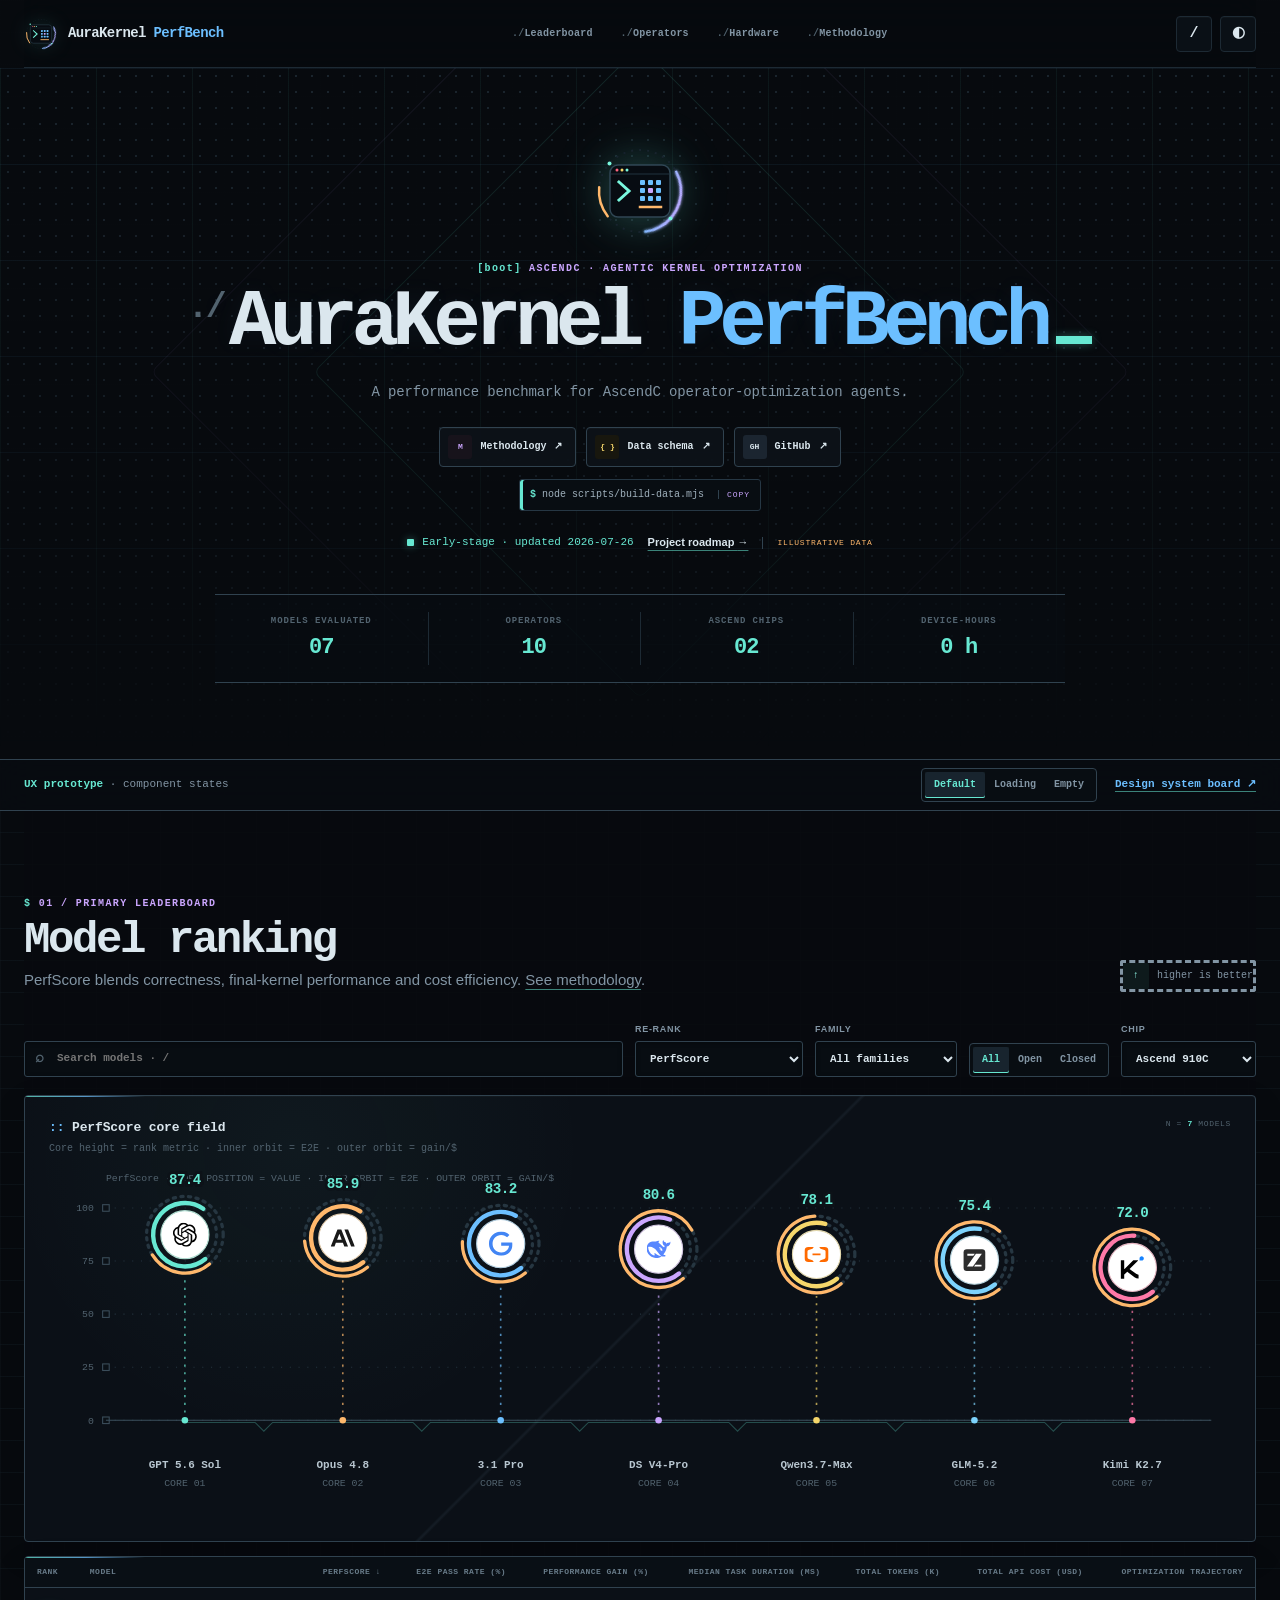
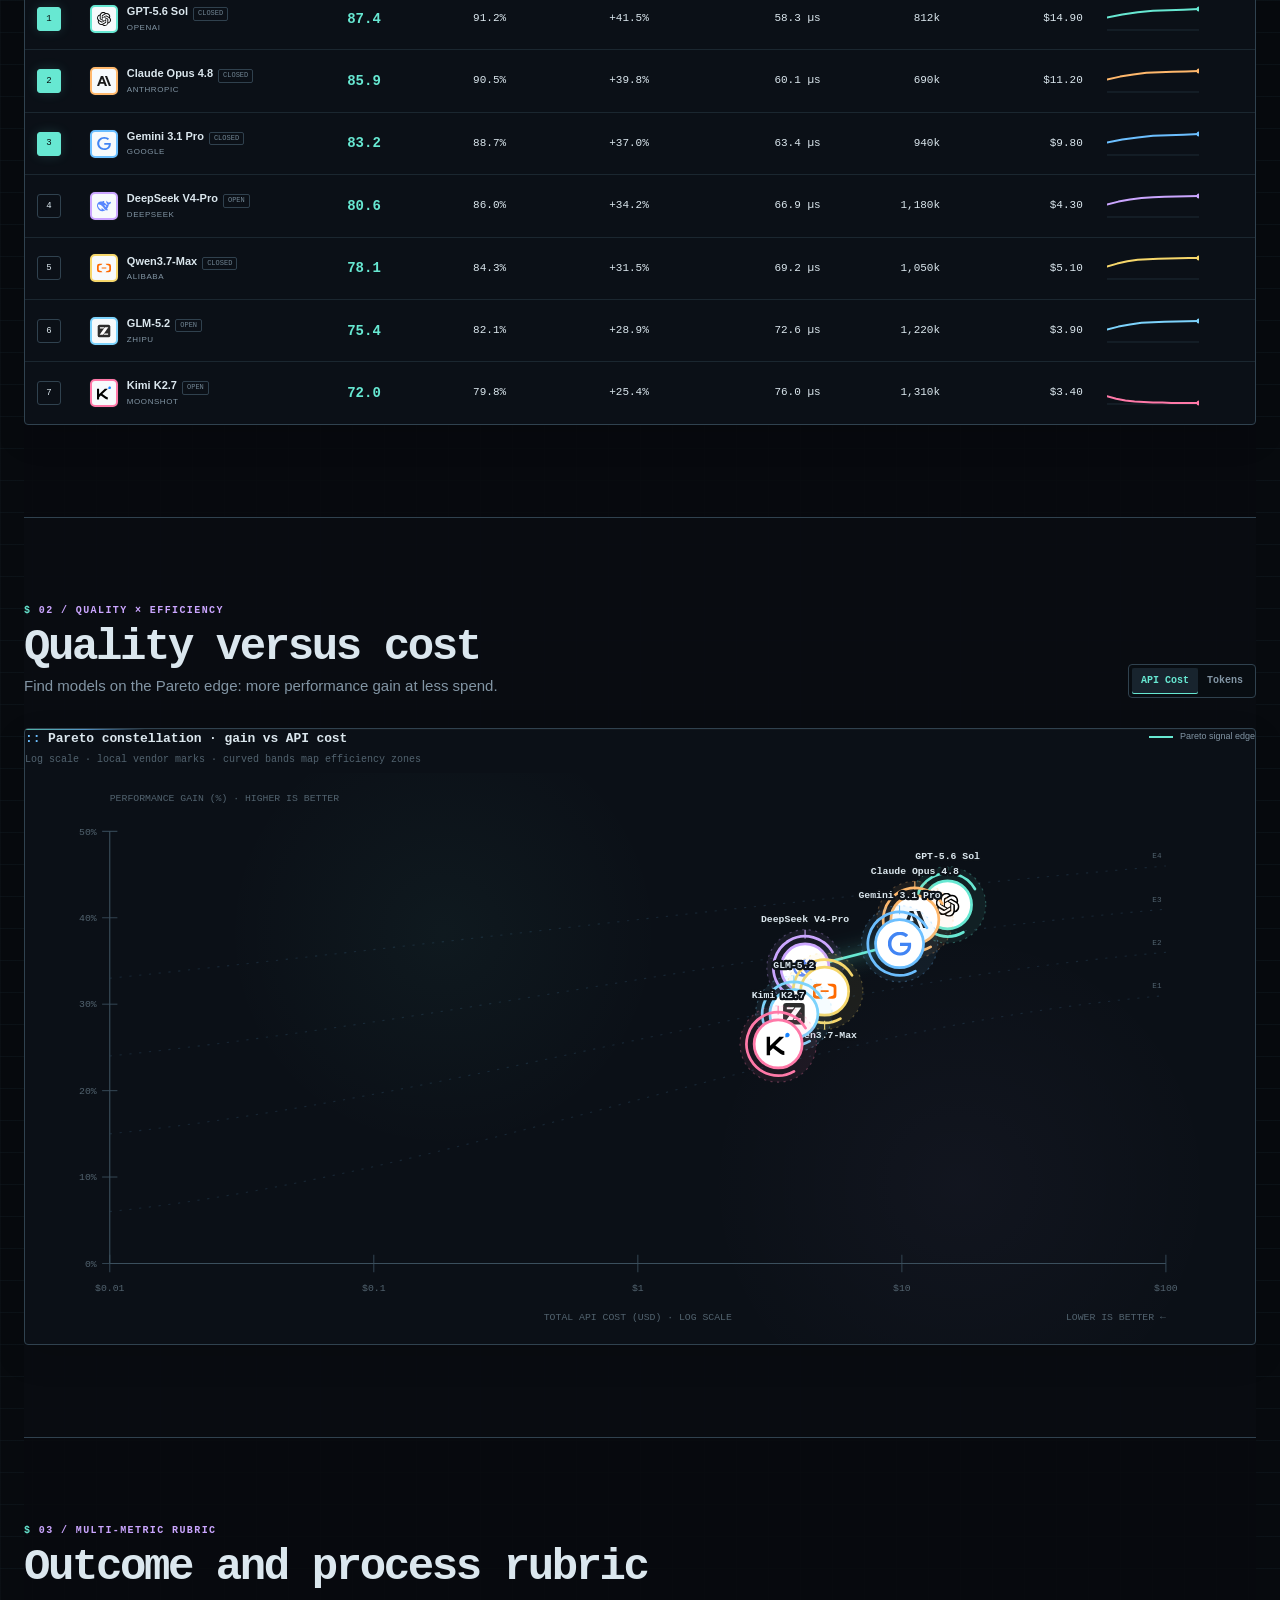
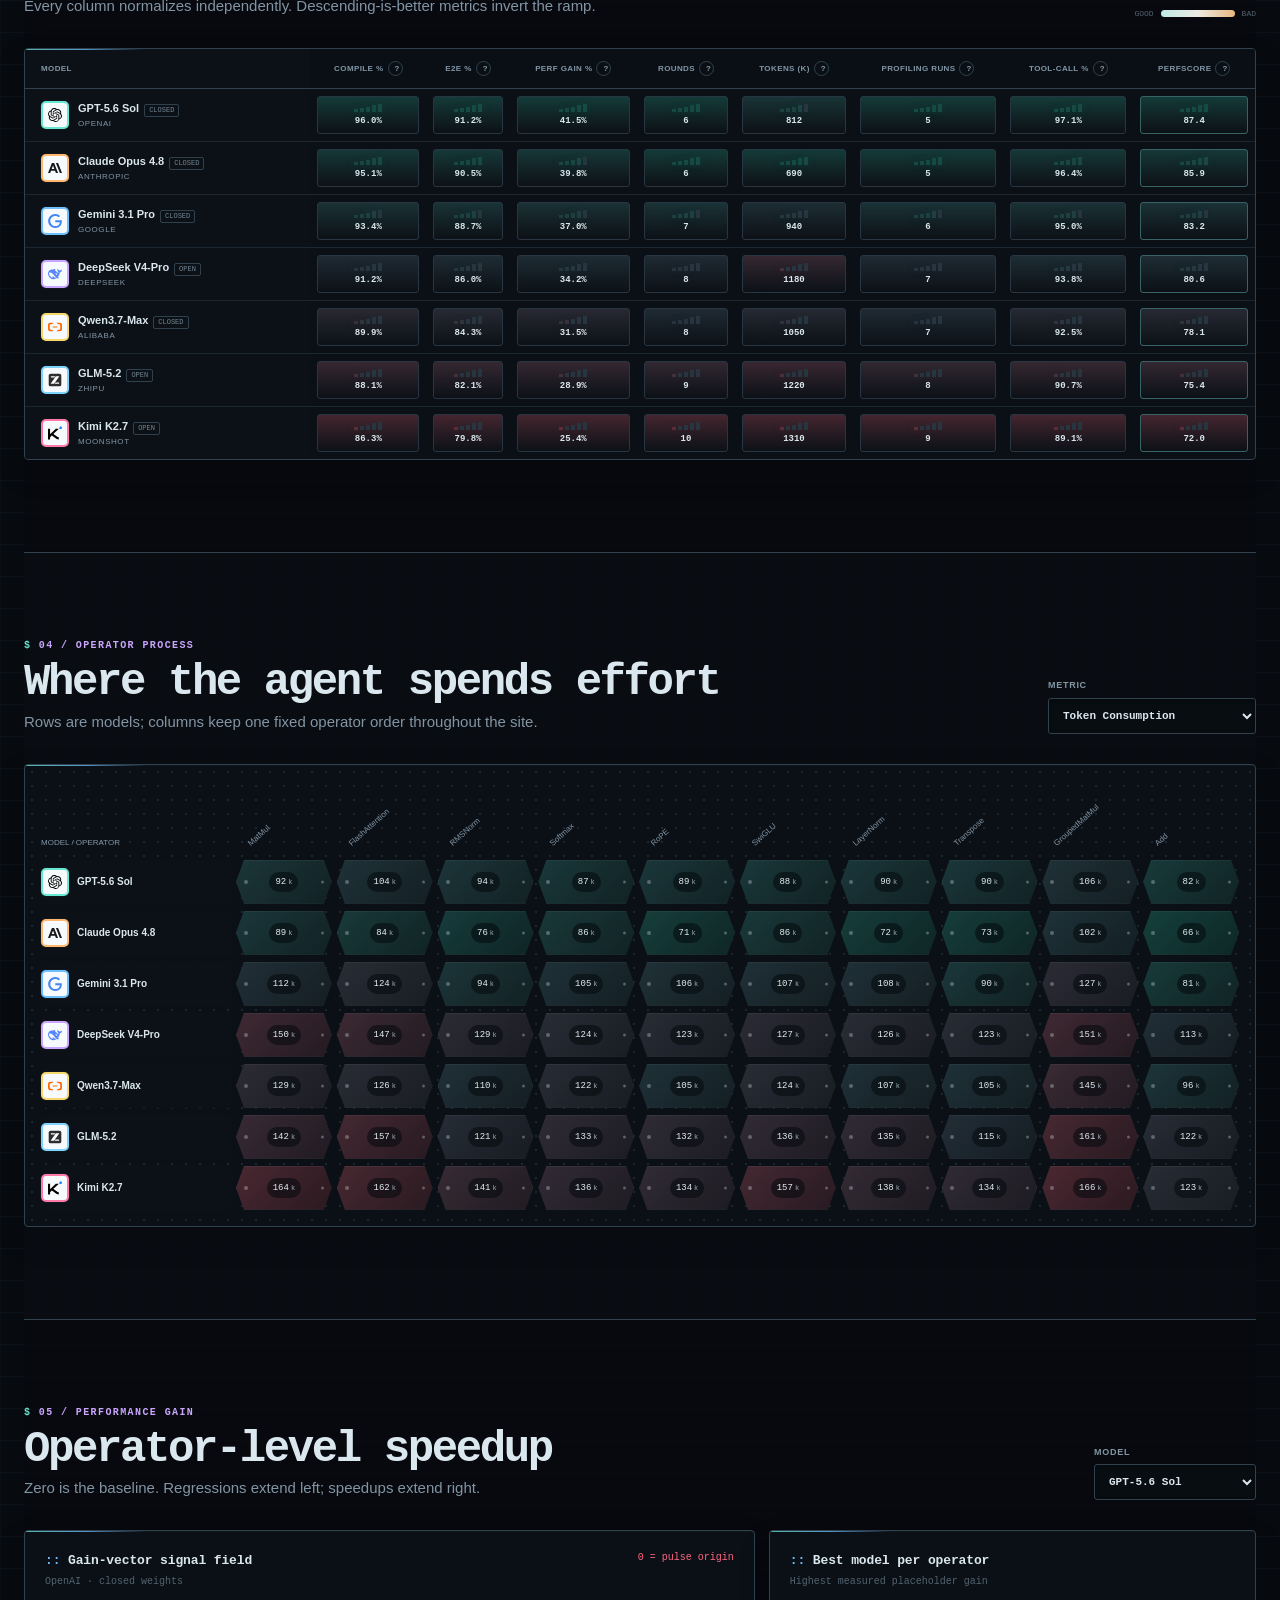
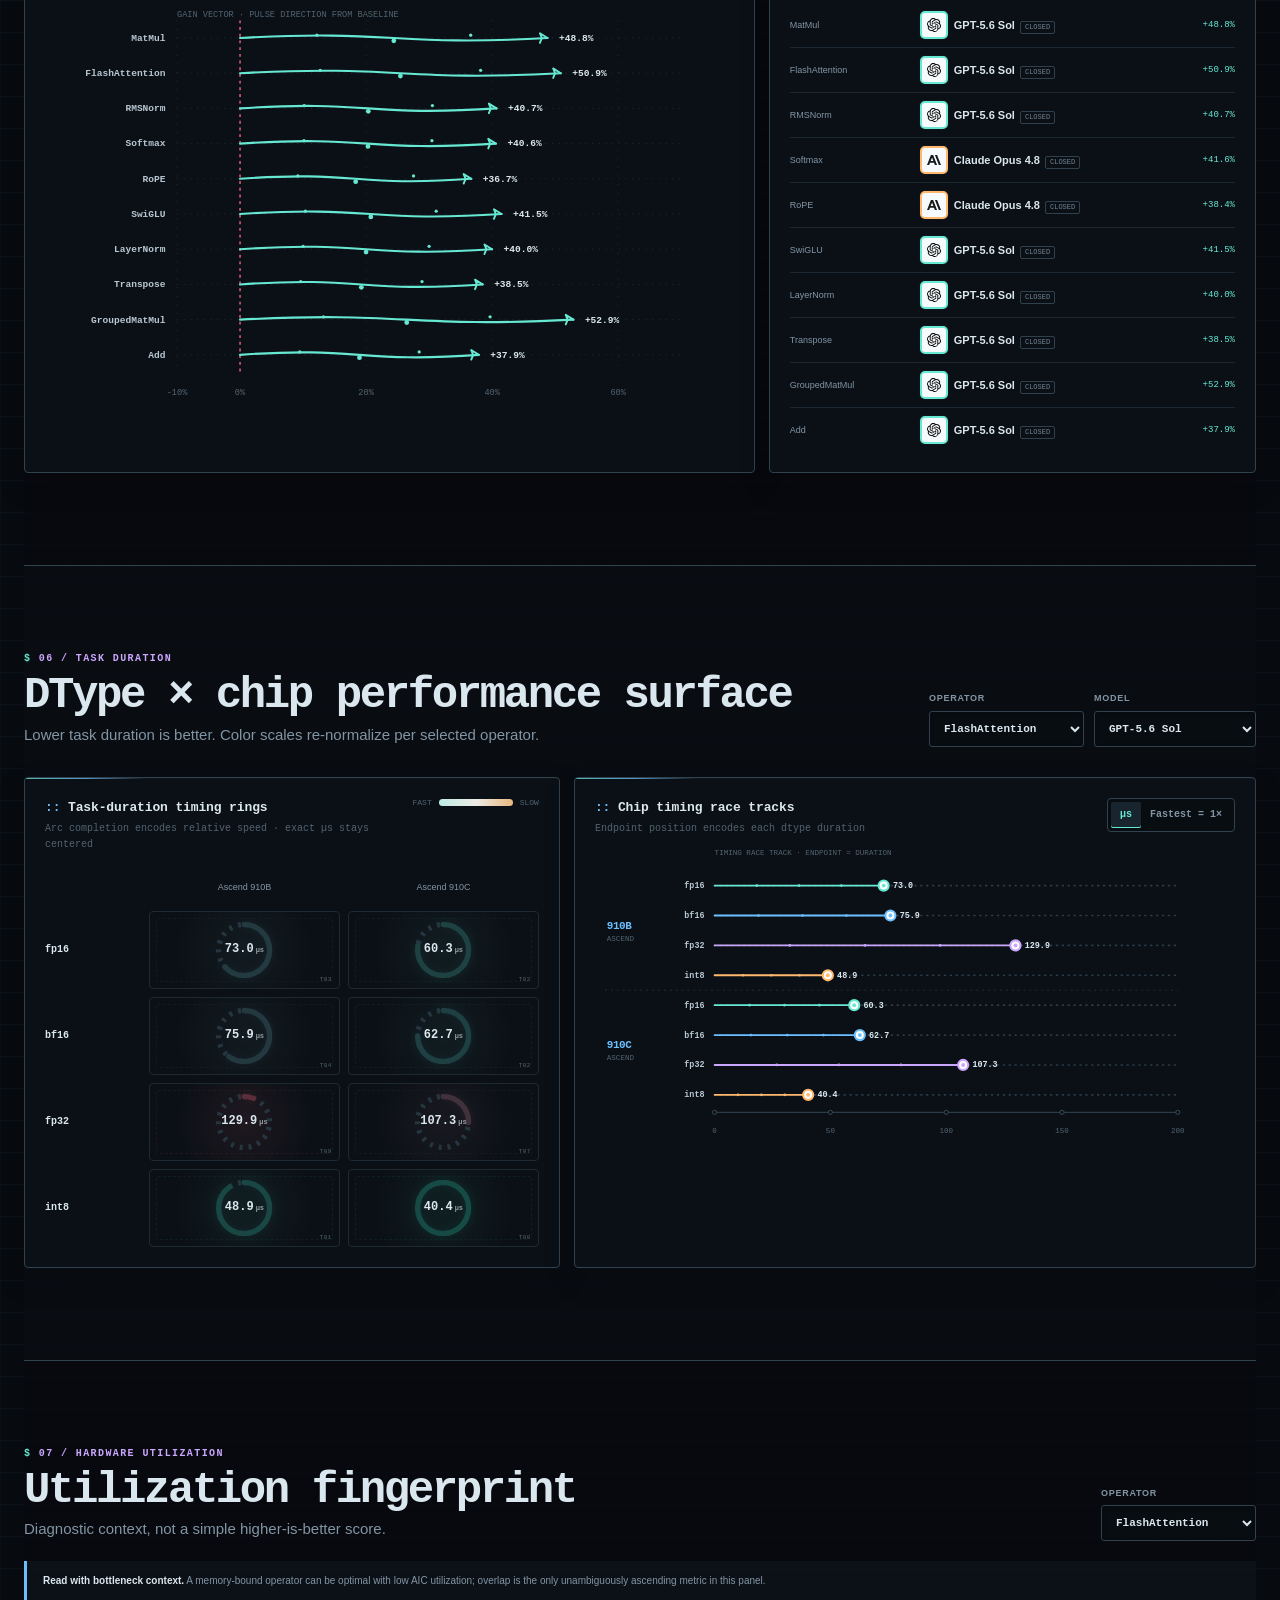
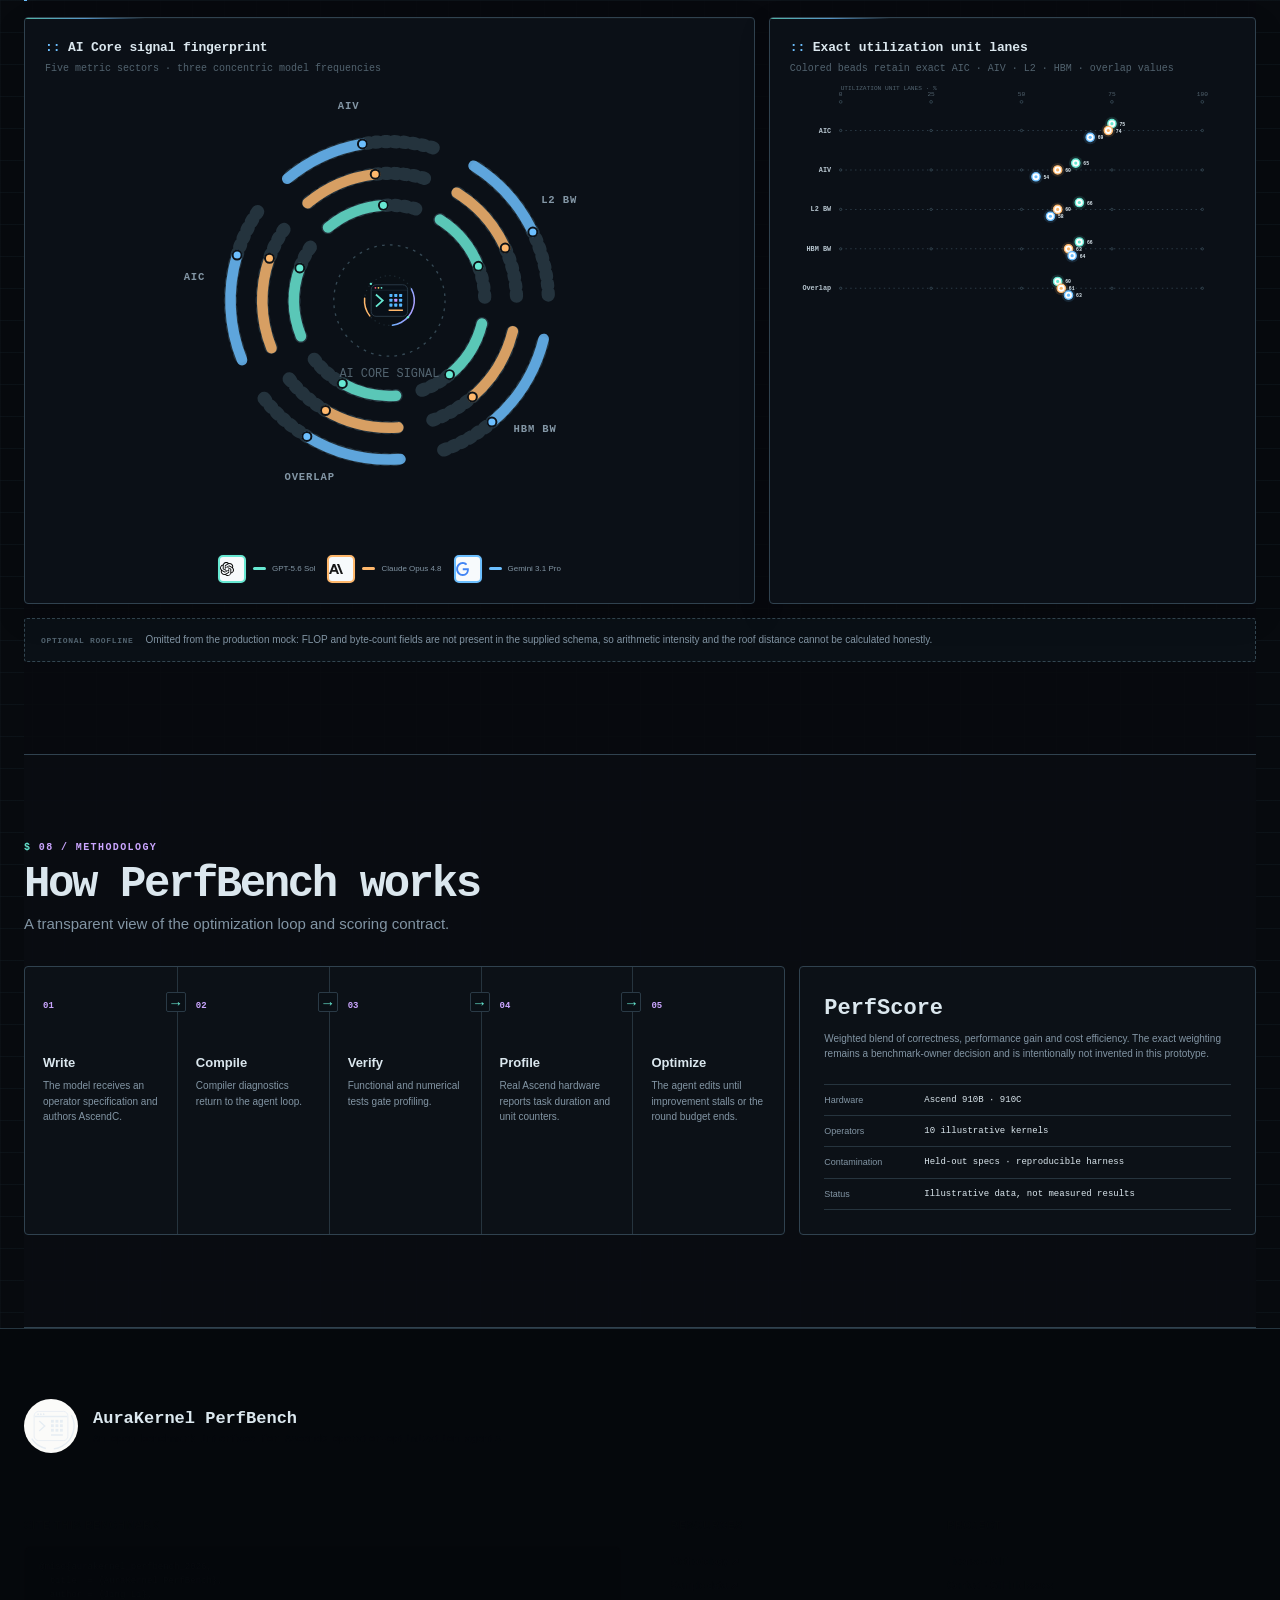
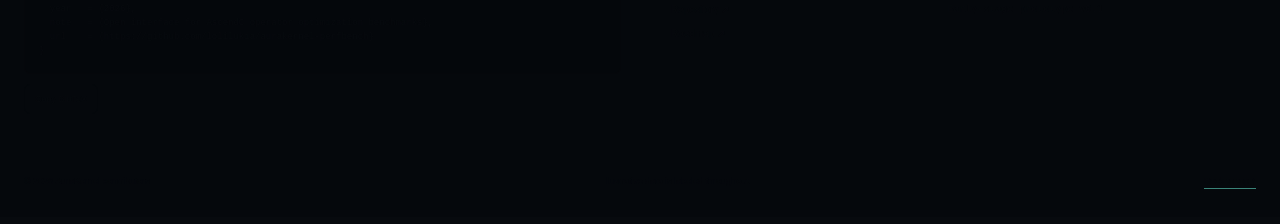
<file: index.html>
<!doctype html>
<html lang="en" data-theme="dark">
<head>
  <meta charset="utf-8">
  <meta name="viewport" content="width=device-width,initial-scale=1">
  <meta name="color-scheme" content="light dark">
  <title>AuraKernel PerfBench — Open Benchmark Interface</title>
  <meta name="description" content="An open, dependency-free benchmark interface for AscendC operator-optimization agents.">
  <link rel="icon" href="assets/logo/favicon.svg">
  <link rel="stylesheet" href="styles.css">
  <link rel="stylesheet" href="v2-terminal-theme.css">
  <script src="mock-data.js"></script>
  <script src="app.js" defer></script>
</head>
<body data-preview-state="default">
  <a class="skip-link" href="#leaderboard">Skip to leaderboard</a>

  <header class="site-header stateful" id="top">
    <nav class="top-nav page-shell" aria-label="Primary navigation">
      <a class="mini-lockup" href="#top" aria-label="AuraKernel PerfBench home">
        <img src="assets/logo/mark-primary.svg" alt="" width="34" height="34">
        <span>AuraKernel <b>PerfBench</b></span>
      </a>
      <div class="nav-links">
        <a href="#leaderboard">Leaderboard</a>
        <a href="#operators">Operators</a>
        <a href="#hardware">Hardware</a>
        <a href="#methodology">Methodology</a>
      </div>
      <div class="nav-actions">
        <button class="icon-button" id="search-shortcut" type="button" aria-label="Focus model search" title="Search models (/)" aria-keyshortcuts="/">/</button>
        <button class="icon-button theme-button" id="theme-toggle" type="button" aria-label="Switch terminal color profile" title="Toggle terminal profile">
          <span aria-hidden="true">◐</span>
        </button>
      </div>
    </nav>

    <div class="hero-grid" aria-hidden="true"></div>
    <div class="hero page-shell live-content">
      <div class="hero-mark-wrap">
        <img class="hero-mark light-logo" src="assets/logo/mark-primary.svg" alt="Aura ring around a tiled compute core" width="96" height="96">
        <img class="hero-mark dark-logo" src="assets/logo/mark-dark.svg" alt="Aura ring around a tiled compute core" width="96" height="96">
      </div>
      <p class="eyebrow">ASCENDC · AGENTIC KERNEL OPTIMIZATION</p>
      <h1>AuraKernel <span>PerfBench</span></h1>
      <p class="hero-tagline">A performance benchmark for AscendC operator-optimization agents.</p>

      <div class="resource-row" aria-label="Project resources">
        <a class="resource-chip" href="#methodology"><span class="resource-icon">M</span> Methodology <span aria-hidden="true">↗</span></a>
        <a class="resource-chip" href="mock-data.json"><span class="resource-icon hf">{ }</span> Data schema <span aria-hidden="true">↗</span></a>
        <a class="resource-chip" href="https://github.com/lolilukia/aurakernel-perfbench"><span class="resource-icon gh">GH</span> GitHub <span aria-hidden="true">↗</span></a>
      </div>
      <button class="command-chip" id="copy-dataset" type="button" aria-label="Copy sample data generation command">
        <span class="command-prompt">$</span> node scripts/build-data.mjs <span class="copy-hint">COPY</span>
      </button>

      <div class="status-row">
        <span class="status-pill"><span class="pulse-dot"></span> Early-stage · updated 2026-07-26</span>
        <a href="https://github.com/lolilukia/aurakernel-perfbench#roadmap">Project roadmap <span aria-hidden="true">→</span></a>
        <span class="placeholder-note">Illustrative data</span>
      </div>

      <dl class="headline-stats" id="headline-stats"></dl>
    </div>
    <div class="skeleton hero-skeleton" aria-hidden="true">
      <i></i><i></i><i></i><i></i>
    </div>
    <div class="empty-state hero-empty" aria-hidden="true">
      <span class="empty-glyph">AK</span>
      <strong>Benchmark feed is not connected</strong>
      <p>The identity and navigation remain available while results are unavailable.</p>
    </div>
  </header>

  <div class="prototype-strip" aria-label="Prototype state controls">
    <div class="page-shell strip-inner">
      <span><b>UX prototype</b> · component states</span>
      <div class="segmented" role="group" aria-label="Preview component state">
        <button type="button" class="is-active" data-state="default">Default</button>
        <button type="button" data-state="loading">Loading</button>
        <button type="button" data-state="empty">Empty</button>
      </div>
      <a href="design-system.html">Design system board <span aria-hidden="true">↗</span></a>
    </div>
  </div>

  <main>
    <section class="section page-shell stateful" id="leaderboard" aria-labelledby="leaderboard-title">
      <div class="section-heading">
        <div>
          <p class="section-index">01 / PRIMARY LEADERBOARD</p>
          <h2 id="leaderboard-title">Model ranking</h2>
          <p>PerfScore blends correctness, final-kernel performance and cost efficiency. <a href="#methodology">See methodology</a>.</p>
        </div>
        <div class="direction-badge"><span>↑</span> higher is better</div>
      </div>

      <div class="leader-controls live-content" aria-label="Leaderboard controls">
        <label class="search-field"><span class="sr-only">Search models</span><span aria-hidden="true">⌕</span><input id="model-search" type="search" placeholder="Search models · /" autocomplete="off"></label>
        <label>Re-rank
          <select id="rank-metric">
            <option value="perf_score">PerfScore</option>
            <option value="perf_gain_median">Performance Gain</option>
            <option value="cost_efficiency">Cost-efficiency</option>
            <option value="e2e_pass">E2E Pass Rate</option>
          </select>
        </label>
        <label>Family
          <select id="family-filter"><option value="all">All families</option></select>
        </label>
        <div class="filter-group" role="group" aria-label="Weights filter">
          <button type="button" class="is-active" data-weights="all">All</button>
          <button type="button" data-weights="open">Open</button>
          <button type="button" data-weights="closed">Closed</button>
        </div>
        <label>Chip
          <select id="chip-filter"><option>Ascend 910C</option><option>Ascend 910B</option></select>
        </label>
      </div>

      <div class="component-surface chart-surface live-content">
        <div class="surface-title-row">
          <div><h3>PerfScore core field</h3><p>Core height = rank metric · inner orbit = E2E · outer orbit = gain/$</p></div>
          <span class="mono micro-label">N = <b id="rank-count">7</b> MODELS</span>
        </div>
        <div id="rank-chart" class="rank-chart" aria-label="Ranked model PerfScore chart"></div>
      </div>

      <div class="table-wrap component-surface live-content">
        <table class="leader-table" id="leader-table">
          <caption class="sr-only">AuraKernel PerfBench model rankings</caption>
          <thead><tr>
            <th scope="col">Rank</th><th scope="col">Model</th>
            <th scope="col"><button data-sort="perf_score">PerfScore ↓</button></th>
            <th scope="col"><button data-sort="e2e_pass">E2E Pass Rate (%)</button></th>
            <th scope="col"><button data-sort="perf_gain_median">Performance Gain (%)</button></th>
            <th scope="col"><button data-sort="task_duration_median_us">Median Task Duration (µs)</button></th>
            <th scope="col"><button data-sort="tokens_total_k">Total Tokens (k)</button></th>
            <th scope="col"><button data-sort="api_cost_usd">Total API Cost (USD)</button></th>
            <th scope="col">Optimization trajectory</th>
          </tr></thead>
          <tbody></tbody>
        </table>
        <div class="leader-cards" id="leader-cards" aria-label="Mobile leaderboard cards"></div>
      </div>
      <div class="skeleton section-skeleton" aria-hidden="true"><i></i><i></i><i></i><i></i><i></i></div>
      <div class="empty-state section-empty" aria-hidden="true"><span class="empty-glyph">00</span><strong>No models match these filters</strong><p>Adjust family, weight or chip filters to restore the ranking.</p></div>
    </section>

    <section class="section page-shell stateful" id="quality-cost" aria-labelledby="scatter-title">
      <div class="section-heading">
        <div><p class="section-index">02 / QUALITY × EFFICIENCY</p><h2 id="scatter-title">Quality versus cost</h2><p>Find models on the Pareto edge: more performance gain at less spend.</p></div>
        <div class="segmented live-content" role="group" aria-label="Scatter x-axis">
          <button type="button" class="is-active" data-scatter="cost">API Cost</button>
          <button type="button" data-scatter="tokens">Tokens</button>
        </div>
      </div>
      <div class="component-surface live-content">
        <div class="surface-title-row"><div><h3>Pareto constellation</h3><p>Log scale · local vendor marks · curved bands map efficiency zones</p></div><span class="pareto-key"><i></i> Pareto signal edge</span></div>
        <div id="scatter-chart" class="scatter-chart" aria-label="Performance gain versus cost scatter plot"></div>
      </div>
      <div class="skeleton section-skeleton" aria-hidden="true"><i></i><i></i><i></i></div>
      <div class="empty-state section-empty" aria-hidden="true"><span class="empty-glyph">↗</span><strong>No comparable cost records</strong><p>Cost or token totals are required to calculate the frontier.</p></div>
    </section>

    <section class="section page-shell stateful" id="rubric" aria-labelledby="rubric-title">
      <div class="section-heading">
        <div><p class="section-index">03 / MULTI-METRIC RUBRIC</p><h2 id="rubric-title">Outcome and process rubric</h2><p>Every column normalizes independently. Descending-is-better metrics invert the ramp.</p></div>
        <div class="ramp-legend"><span>GOOD</span><i></i><span>BAD</span></div>
      </div>
      <div class="component-surface rubric-wrap live-content" id="rubric-table"></div>
      <div class="skeleton section-skeleton" aria-hidden="true"><i></i><i></i><i></i></div>
      <div class="empty-state section-empty" aria-hidden="true"><span class="empty-glyph">▦</span><strong>Rubric metrics unavailable</strong><p>Connect at least one complete model summary to populate this view.</p></div>
    </section>

    <section class="section page-shell stateful" id="operators" aria-labelledby="operators-title">
      <div class="section-heading">
        <div><p class="section-index">04 / OPERATOR PROCESS</p><h2 id="operators-title">Where the agent spends effort</h2><p>Rows are models; columns keep one fixed operator order throughout the site.</p></div>
        <label class="live-content">Metric
          <select id="heat-metric"><option value="tokens_k">Token Consumption</option><option value="rounds">Optimization Rounds</option><option value="wall_time_s">Optimization Wall-Time</option><option value="profiling_runs">Profiling Runs</option></select>
        </label>
      </div>
      <div class="component-surface heatmap-wrap live-content" id="process-heatmap"></div>
      <div class="skeleton section-skeleton" aria-hidden="true"><i></i><i></i><i></i></div>
      <div class="empty-state section-empty" aria-hidden="true"><span class="empty-glyph">░</span><strong>No operator process traces</strong><p>Per-operator token, round or profiler values have not been reported.</p></div>
    </section>

    <section class="section page-shell stateful" id="gain" aria-labelledby="gain-title">
      <div class="section-heading">
        <div><p class="section-index">05 / PERFORMANCE GAIN</p><h2 id="gain-title">Operator-level speedup</h2><p>Zero is the baseline. Regressions extend left; speedups extend right.</p></div>
        <label class="live-content">Model<select id="gain-model"></select></label>
      </div>
      <div class="split-grid live-content">
        <div class="component-surface"><div class="surface-title-row"><div><h3>Gain-vector signal field</h3><p id="gain-model-caption"></p></div><span class="zero-key">0 = pulse origin</span></div><div id="gain-chart"></div></div>
        <div class="component-surface"><div class="surface-title-row"><div><h3>Best model per operator</h3><p>Highest measured placeholder gain</p></div></div><div id="best-by-operator"></div></div>
      </div>
      <div class="skeleton section-skeleton" aria-hidden="true"><i></i><i></i><i></i></div>
      <div class="empty-state section-empty" aria-hidden="true"><span class="empty-glyph">±</span><strong>No baseline comparisons</strong><p>Performance gain needs both baseline and final task durations.</p></div>
    </section>

    <section class="section page-shell stateful" id="duration" aria-labelledby="duration-title">
      <div class="section-heading">
        <div><p class="section-index">06 / TASK DURATION</p><h2 id="duration-title">DType × chip performance surface</h2><p>Lower task duration is better. Color scales re-normalize per selected operator.</p></div>
        <div class="control-row live-content"><label>Operator<select id="duration-operator"></select></label><label>Model<select id="duration-model"></select></label></div>
      </div>
      <div class="split-grid duration-grid live-content">
        <div class="component-surface"><div class="surface-title-row"><div><h3>Task-duration timing rings</h3><p>Arc completion encodes relative speed · exact µs stays centered</p></div><div class="ramp-legend"><span>FAST</span><i></i><span>SLOW</span></div></div><div id="duration-matrix"></div></div>
        <div class="component-surface"><div class="surface-title-row"><div><h3>Chip timing race tracks</h3><p>Endpoint position encodes each dtype duration</p></div><div class="segmented"><button type="button" class="is-active" data-duration-view="absolute">µs</button><button type="button" data-duration-view="normalized">Fastest = 1×</button></div></div><div id="duration-bars"></div></div>
      </div>
      <div class="skeleton section-skeleton" aria-hidden="true"><i></i><i></i><i></i></div>
      <div class="empty-state section-empty" aria-hidden="true"><span class="empty-glyph">µs</span><strong>No profiler duration matrix</strong><p>Select an operator with both chip and dtype coverage.</p></div>
    </section>

    <section class="section page-shell stateful" id="hardware" aria-labelledby="hardware-title">
      <div class="section-heading">
        <div><p class="section-index">07 / HARDWARE UTILIZATION</p><h2 id="hardware-title">Utilization fingerprint</h2><p>Diagnostic context, not a simple higher-is-better score.</p></div>
        <label class="live-content">Operator<select id="util-operator"></select></label>
      </div>
      <aside class="context-note live-content"><strong>Read with bottleneck context.</strong> A memory-bound operator can be optimal with low AIC utilization; overlap is the only unambiguously ascending metric in this panel.</aside>
      <div class="split-grid live-content">
        <div class="component-surface"><div class="surface-title-row"><div><h3>AI Core signal fingerprint</h3><p>Five metric sectors · three concentric model frequencies</p></div></div><div id="radar-chart"></div></div>
        <div class="component-surface"><div class="surface-title-row"><div><h3>Exact utilization unit lanes</h3><p>Colored beads retain exact AIC · AIV · L2 · HBM · overlap values</p></div></div><div id="util-bars"></div></div>
      </div>
      <div class="roofline-note live-content"><span class="optional-tag">OPTIONAL ROOFLINE</span><p>Omitted from the production mock: FLOP and byte-count fields are not present in the supplied schema, so arithmetic intensity and the roof distance cannot be calculated honestly.</p></div>
      <div class="skeleton section-skeleton" aria-hidden="true"><i></i><i></i><i></i></div>
      <div class="empty-state section-empty" aria-hidden="true"><span class="empty-glyph">◇</span><strong>No hardware counters</strong><p>AIC, AIV, L2, HBM and overlap values are required.</p></div>
    </section>

    <section class="section page-shell stateful" id="methodology" aria-labelledby="method-title">
      <div class="section-heading">
        <div><p class="section-index">08 / METHODOLOGY</p><h2 id="method-title">How PerfBench works</h2><p>A transparent view of the optimization loop and scoring contract.</p></div>
      </div>
      <div class="method-grid live-content">
        <ol class="loop-steps">
          <li><span>01</span><div><strong>Write</strong><p>The model receives an operator specification and authors AscendC.</p></div></li>
          <li><span>02</span><div><strong>Compile</strong><p>Compiler diagnostics return to the agent loop.</p></div></li>
          <li><span>03</span><div><strong>Verify</strong><p>Functional and numerical tests gate profiling.</p></div></li>
          <li><span>04</span><div><strong>Profile</strong><p>Real Ascend hardware reports task duration and unit counters.</p></div></li>
          <li><span>05</span><div><strong>Optimize</strong><p>The agent edits until improvement stalls or the round budget ends.</p></div></li>
        </ol>
        <div class="method-copy">
          <h3>PerfScore</h3>
          <p>Weighted blend of correctness, performance gain and cost efficiency. The exact weighting remains a benchmark-owner decision and is intentionally not invented in this prototype.</p>
          <dl><div><dt>Hardware</dt><dd>Ascend 910B · 910C</dd></div><div><dt>Operators</dt><dd>10 illustrative kernels</dd></div><div><dt>Contamination</dt><dd>Held-out specs · reproducible harness</dd></div><div><dt>Status</dt><dd>Illustrative data, not measured results</dd></div></dl>
        </div>
      </div>
      <div class="skeleton section-skeleton" aria-hidden="true"><i></i><i></i><i></i></div>
      <div class="empty-state section-empty" aria-hidden="true"><span class="empty-glyph">i</span><strong>Methodology draft unavailable</strong><p>Scoring and contamination controls will appear when published.</p></div>
    </section>
  </main>

  <footer class="site-footer stateful" id="source">
    <div class="page-shell live-content">
      <div class="footer-lockup"><img src="assets/logo/mark-monochrome.svg" alt="" width="54" height="54"><div><strong>AuraKernel PerfBench</strong><p>An open benchmark interface for AscendC operator-optimization agents.</p></div></div>
      <div class="footer-grid">
        <div><h2>Cite this benchmark</h2><pre id="bibtex"><code>@misc{aurakernel_perfbench_2026,
  title  = {AuraKernel PerfBench},
  author = {Jing Li},
  year   = {2026},
  note   = {Open interface for AscendC operator optimization benchmarks},
  url    = {https://github.com/lolilukia/aurakernel-perfbench}
}</code></pre><button class="secondary-button" id="copy-bibtex" type="button">Copy BibTeX</button></div>
        <div class="footer-links"><h2>Resources</h2><a href="#methodology">Methodology ↗</a><a href="mock-data.json" id="dataset">Sample data ↗</a><a href="https://github.com/lolilukia/aurakernel-perfbench">Repository ↗</a><a href="https://github.com/lolilukia/aurakernel-perfbench#roadmap">Roadmap ↗</a></div>
        <div class="footer-links"><h2>Project</h2><span>License · MIT</span><a href="https://github.com/lolilukia/aurakernel-perfbench/issues">Contact · GitHub Issues</a><span class="mono">Early-stage prototype v0.1</span></div>
      </div>
      <div class="footer-bottom"><span>© 2026 AuraKernel contributors</span><span>Illustrative data is labeled throughout.</span><a href="#top">Back to top ↑</a></div>
    </div>
    <div class="skeleton footer-skeleton" aria-hidden="true"><i></i><i></i><i></i></div>
    <div class="empty-state footer-empty" aria-hidden="true"><span class="empty-glyph">AK</span><strong>Project links pending</strong></div>
  </footer>

  <aside class="model-drawer" id="model-drawer" aria-hidden="true" aria-labelledby="drawer-title">
    <button class="drawer-backdrop" id="drawer-backdrop" type="button" aria-label="Close model detail"></button>
    <div class="drawer-panel" role="dialog" aria-modal="true">
      <div class="drawer-header"><div id="drawer-identity"></div><button class="icon-button" id="drawer-close" type="button" aria-label="Close model detail">×</button></div>
      <div class="drawer-scroll" id="drawer-content"></div>
    </div>
  </aside>

  <div class="data-tooltip" id="data-tooltip" role="tooltip" aria-hidden="true"></div>
  <div class="toast" id="toast" role="status" aria-live="polite"></div>
</body>
</html>
</file>
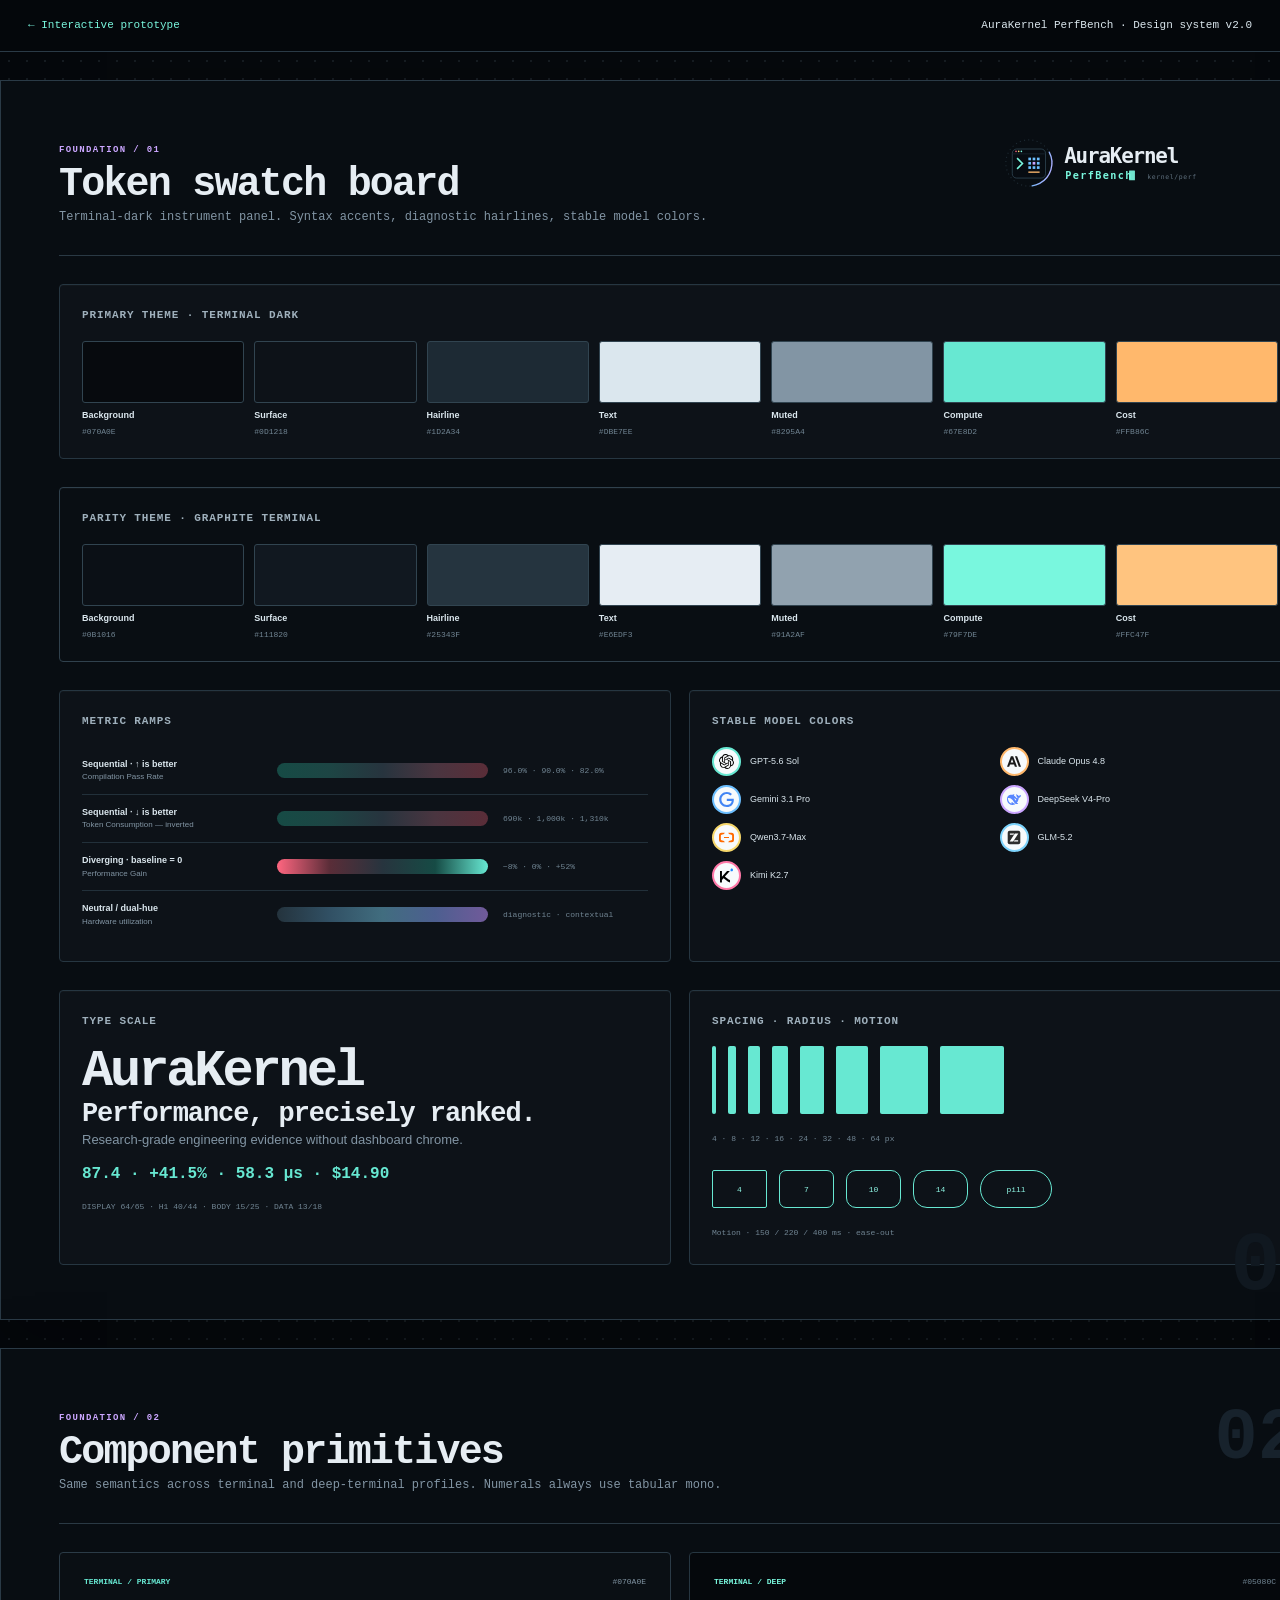
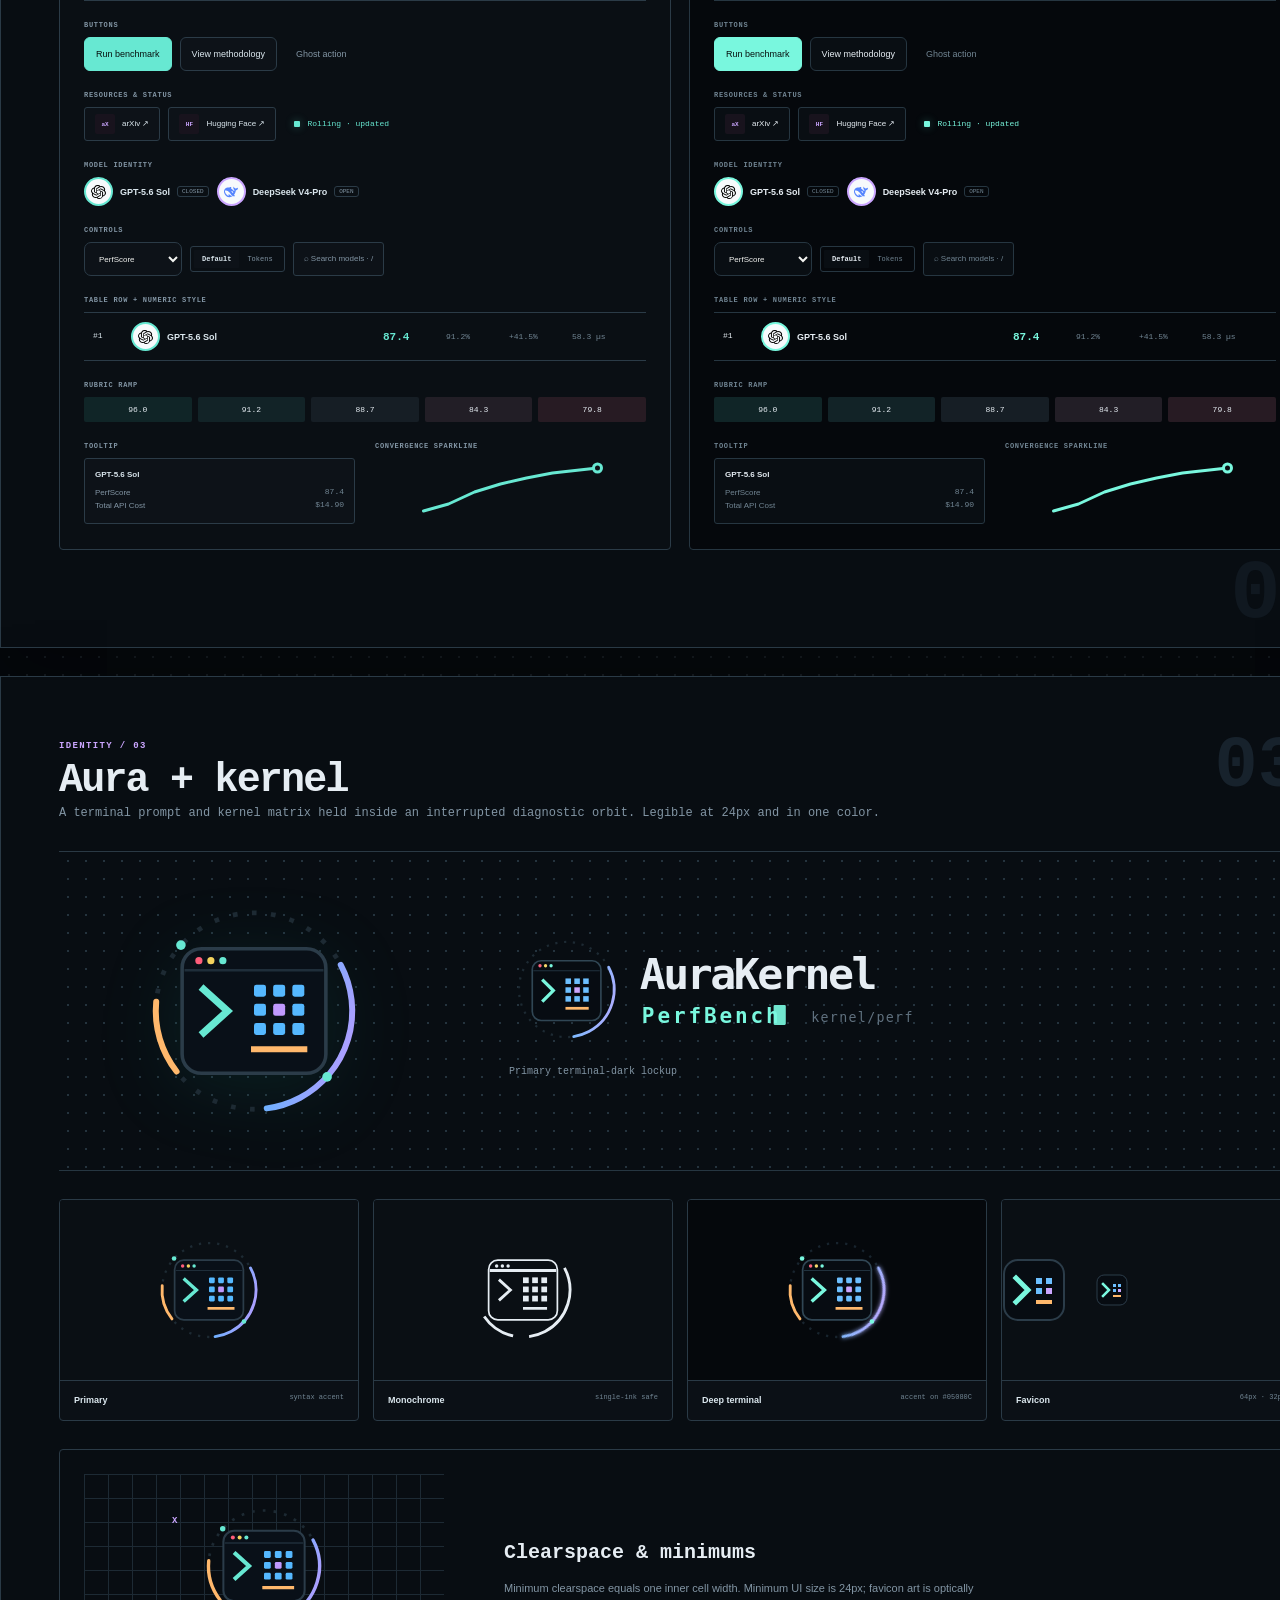
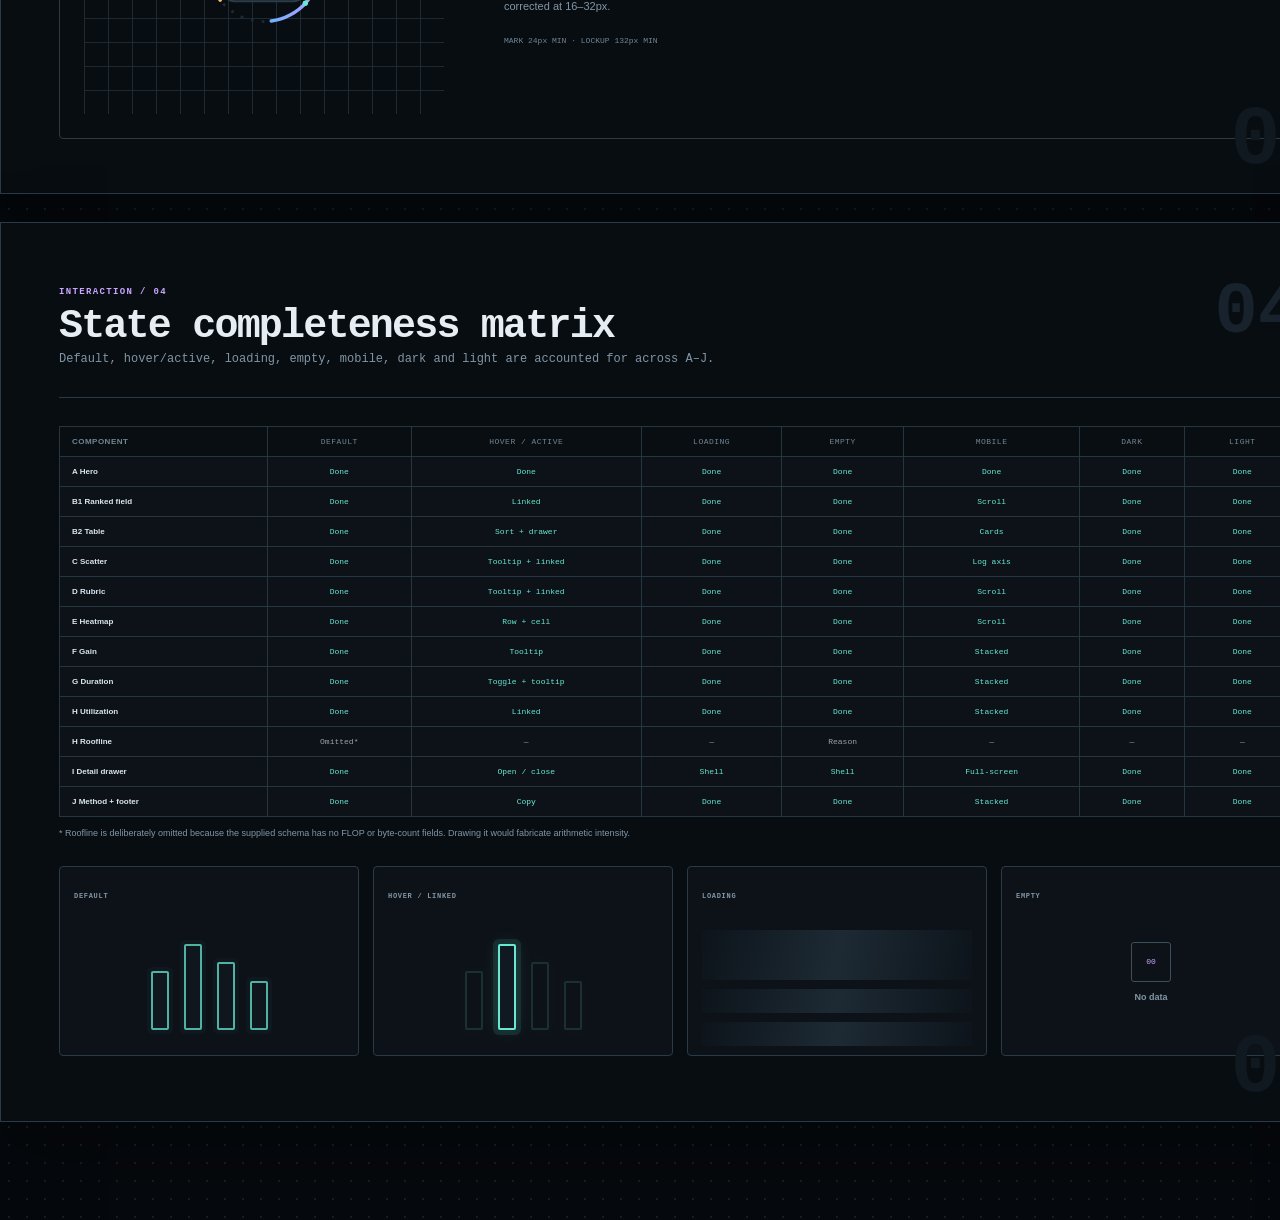
<file: design-system.html>
<!doctype html>
<html lang="en" data-theme="dark">
<head>
  <meta charset="utf-8">
  <meta name="viewport" content="width=device-width,initial-scale=1">
  <title>AuraKernel PerfBench — Design System Boards</title>
  <link rel="icon" href="assets/logo/favicon.svg">
  <link rel="stylesheet" href="styles.css">
  <link rel="stylesheet" href="design-system.css">
  <link rel="stylesheet" href="v2-design-system.css">
</head>
<body class="ds-body">
  <header class="ds-nav"><a href="index.html">← Interactive prototype</a><span>AuraKernel PerfBench · Design system v2.0</span></header>

  <main class="boards">
    <section class="board token-board" data-board="01">
      <div class="board-header"><div><span>FOUNDATION / 01</span><h1>Token swatch board</h1><p>Terminal-dark instrument panel. Syntax accents, diagnostic hairlines, stable model colors.</p></div><img src="assets/logo/lockup-primary.svg" alt="AuraKernel PerfBench" width="300"></div>

      <div class="board-section"><h2>Primary theme · terminal dark</h2><div class="swatches">
        <div class="swatch"><i style="--swatch:#070A0E"></i><b>Background</b><code>#070A0E</code></div>
        <div class="swatch"><i style="--swatch:#0D1218"></i><b>Surface</b><code>#0D1218</code></div>
        <div class="swatch"><i style="--swatch:#1D2A34"></i><b>Hairline</b><code>#1D2A34</code></div>
        <div class="swatch"><i style="--swatch:#DBE7EE"></i><b>Text</b><code>#DBE7EE</code></div>
        <div class="swatch"><i style="--swatch:#8295A4"></i><b>Muted</b><code>#8295A4</code></div>
        <div class="swatch"><i style="--swatch:#67E8D2"></i><b>Compute</b><code>#67E8D2</code></div>
        <div class="swatch"><i style="--swatch:#FFB86C"></i><b>Cost</b><code>#FFB86C</code></div>
      </div></div>

      <div class="board-section dark-token-panel"><h2>Parity theme · graphite terminal</h2><div class="swatches">
        <div class="swatch"><i style="--swatch:#0B1016"></i><b>Background</b><code>#0B1016</code></div>
        <div class="swatch"><i style="--swatch:#111820"></i><b>Surface</b><code>#111820</code></div>
        <div class="swatch"><i style="--swatch:#25343F"></i><b>Hairline</b><code>#25343F</code></div>
        <div class="swatch"><i style="--swatch:#E6EDF3"></i><b>Text</b><code>#E6EDF3</code></div>
        <div class="swatch"><i style="--swatch:#91A2AF"></i><b>Muted</b><code>#91A2AF</code></div>
        <div class="swatch"><i style="--swatch:#79F7DE"></i><b>Compute</b><code>#79F7DE</code></div>
        <div class="swatch"><i style="--swatch:#FFC47F"></i><b>Cost</b><code>#FFC47F</code></div>
      </div></div>

      <div class="board-grid two">
        <div class="board-section"><h2>Metric ramps</h2>
          <div class="ramp-row"><div><b>Sequential · ↑ is better</b><span>Compilation Pass Rate</span></div><div class="ramp ramp-good-bad"></div><code>96.0% · 90.0% · 82.0%</code></div>
          <div class="ramp-row"><div><b>Sequential · ↓ is better</b><span>Token Consumption — inverted</span></div><div class="ramp ramp-good-bad"></div><code>690k · 1,000k · 1,310k</code></div>
          <div class="ramp-row"><div><b>Diverging · baseline = 0</b><span>Performance Gain</span></div><div class="ramp ramp-diverging"></div><code>−8% · 0% · +52%</code></div>
          <div class="ramp-row"><div><b>Neutral / dual-hue</b><span>Hardware utilization</span></div><div class="ramp ramp-util"></div><code>diagnostic · contextual</code></div>
        </div>
        <div class="board-section"><h2>Stable model colors</h2><div class="model-swatches">
          <span><i style="--m:#67E8D2"><img src="assets/vendors/openai.svg" alt=""></i>GPT-5.6 Sol</span><span><i style="--m:#FFB86C"><img src="assets/vendors/anthropic.svg" alt=""></i>Claude Opus 4.8</span><span><i style="--m:#6CBFFF"><img src="assets/vendors/google.svg" alt=""></i>Gemini 3.1 Pro</span><span><i style="--m:#CBA6FF"><img src="assets/vendors/deepseek.svg" alt=""></i>DeepSeek V4-Pro</span><span><i style="--m:#F6D76B"><img src="assets/vendors/alibabacloud.svg" alt=""></i>Qwen3.7-Max</span><span><i style="--m:#7DD3FC"><img src="assets/vendors/zai.svg" alt=""></i>GLM-5.2</span><span><i style="--m:#FF79A8"><img src="assets/vendors/kimi.svg" alt=""></i>Kimi K2.7</span>
        </div></div>
      </div>

      <div class="board-grid two">
        <div class="board-section"><h2>Type scale</h2><div class="type-specimens"><p class="type-display">AuraKernel</p><p class="type-h1">Performance, precisely ranked.</p><p class="type-body">Research-grade engineering evidence without dashboard chrome.</p><p class="type-data">87.4 · +41.5% · 58.3 µs · $14.90</p><code>DISPLAY 64/65 · H1 40/44 · BODY 15/25 · DATA 13/18</code></div></div>
        <div class="board-section"><h2>Spacing · radius · motion</h2><div class="spacing-scale"><i style="width:4px"></i><i style="width:8px"></i><i style="width:12px"></i><i style="width:16px"></i><i style="width:24px"></i><i style="width:32px"></i><i style="width:48px"></i><i style="width:64px"></i></div><code>4 · 8 · 12 · 16 · 24 · 32 · 48 · 64 px</code><div class="radius-row"><i>4</i><i>7</i><i>10</i><i>14</i><i class="pill">pill</i></div><code>Motion · 150 / 220 / 400 ms · ease-out</code></div>
      </div>
    </section>

    <section class="board primitives-board" data-board="02">
      <div class="board-header"><div><span>FOUNDATION / 02</span><h1>Component primitives</h1><p>Same semantics across terminal and deep-terminal profiles. Numerals always use tabular mono.</p></div><span class="board-number">02</span></div>
      <div class="primitive-themes">
        <div class="primitive-panel light-sample">
          <div class="primitive-title"><b>TERMINAL / PRIMARY</b><span>#070A0E</span></div>
          <div class="primitive-group"><label>Buttons</label><div class="primitive-row"><button class="p-primary">Run benchmark</button><button class="p-secondary">View methodology</button><button class="p-ghost">Ghost action</button></div></div>
          <div class="primitive-group"><label>Resources &amp; status</label><div class="primitive-row"><span class="p-resource"><i>aX</i> arXiv ↗</span><span class="p-resource"><i>HF</i> Hugging Face ↗</span><span class="p-status"><i></i> Rolling · updated</span></div></div>
          <div class="primitive-group"><label>Model identity</label><div class="primitive-row"><span class="p-model"><i style="--m:#67E8D2"><img src="assets/vendors/openai.svg" alt=""></i><b>GPT-5.6 Sol</b><em>CLOSED</em></span><span class="p-model"><i style="--m:#CBA6FF"><img src="assets/vendors/deepseek.svg" alt=""></i><b>DeepSeek V4-Pro</b><em>OPEN</em></span></div></div>
          <div class="primitive-group"><label>Controls</label><div class="primitive-row"><select><option>PerfScore</option></select><span class="p-segment"><b>Default</b><i>Tokens</i></span><span class="p-search">⌕ Search models · /</span></div></div>
          <div class="primitive-group"><label>Table row + numeric style</label><div class="p-table"><span>#1</span><span class="p-model"><i style="--m:#67E8D2"><img src="assets/vendors/openai.svg" alt=""></i><b>GPT-5.6 Sol</b></span><strong>87.4</strong><code>91.2%</code><code>+41.5%</code><code>58.3 µs</code></div></div>
          <div class="primitive-group"><label>Rubric ramp</label><div class="rubric-examples"><i style="--fill:#164B45">96.0</i><i style="--fill:#1D4544">91.2</i><i style="--fill:#27343E">88.7</i><i style="--fill:#4A3540">84.3</i><i style="--fill:#5A2D38">79.8</i></div></div>
          <div class="primitive-group two-up"><div><label>Tooltip</label><div class="p-tooltip"><b>GPT-5.6 Sol</b><span>PerfScore <code>87.4</code></span><span>Total API Cost <code>$14.90</code></span></div></div><div><label>Convergence sparkline</label><svg class="p-spark" viewBox="0 0 180 60"><path d="M3 53L28 46L54 34L80 26L106 20L132 15L177 10"/><circle cx="177" cy="10" r="4"/></svg></div></div>
        </div>
        <div class="primitive-panel dark-sample">
          <div class="primitive-title"><b>TERMINAL / DEEP</b><span>#05080C</span></div>
          <div class="primitive-group"><label>Buttons</label><div class="primitive-row"><button class="p-primary">Run benchmark</button><button class="p-secondary">View methodology</button><button class="p-ghost">Ghost action</button></div></div>
          <div class="primitive-group"><label>Resources &amp; status</label><div class="primitive-row"><span class="p-resource"><i>aX</i> arXiv ↗</span><span class="p-resource"><i>HF</i> Hugging Face ↗</span><span class="p-status"><i></i> Rolling · updated</span></div></div>
          <div class="primitive-group"><label>Model identity</label><div class="primitive-row"><span class="p-model"><i style="--m:#79F7DE"><img src="assets/vendors/openai.svg" alt=""></i><b>GPT-5.6 Sol</b><em>CLOSED</em></span><span class="p-model"><i style="--m:#CBA6FF"><img src="assets/vendors/deepseek.svg" alt=""></i><b>DeepSeek V4-Pro</b><em>OPEN</em></span></div></div>
          <div class="primitive-group"><label>Controls</label><div class="primitive-row"><select><option>PerfScore</option></select><span class="p-segment"><b>Default</b><i>Tokens</i></span><span class="p-search">⌕ Search models · /</span></div></div>
          <div class="primitive-group"><label>Table row + numeric style</label><div class="p-table"><span>#1</span><span class="p-model"><i style="--m:#79F7DE"><img src="assets/vendors/openai.svg" alt=""></i><b>GPT-5.6 Sol</b></span><strong>87.4</strong><code>91.2%</code><code>+41.5%</code><code>58.3 µs</code></div></div>
          <div class="primitive-group"><label>Rubric ramp</label><div class="rubric-examples"><i style="--fill:#164B45">96.0</i><i style="--fill:#1D4544">91.2</i><i style="--fill:#27343E">88.7</i><i style="--fill:#4A3540">84.3</i><i style="--fill:#5A2D38">79.8</i></div></div>
          <div class="primitive-group two-up"><div><label>Tooltip</label><div class="p-tooltip"><b>GPT-5.6 Sol</b><span>PerfScore <code>87.4</code></span><span>Total API Cost <code>$14.90</code></span></div></div><div><label>Convergence sparkline</label><svg class="p-spark" viewBox="0 0 180 60"><path d="M3 53L28 46L54 34L80 26L106 20L132 15L177 10"/><circle cx="177" cy="10" r="4"/></svg></div></div>
        </div>
      </div>
    </section>

    <section class="board identity-board" data-board="03">
      <div class="board-header"><div><span>IDENTITY / 03</span><h1>Aura + kernel</h1><p>A terminal prompt and kernel matrix held inside an interrupted diagnostic orbit. Legible at 24px and in one color.</p></div><span class="board-number">03</span></div>
      <div class="logo-hero"><img src="assets/logo/mark-primary.svg" alt="Primary AuraKernel mark"><div><img src="assets/logo/lockup-primary.svg" alt="AuraKernel PerfBench primary lockup"><p>Primary terminal-dark lockup</p></div></div>
      <div class="logo-variants"><figure><div><img src="assets/logo/mark-primary.svg" alt="Primary logo"></div><figcaption><b>Primary</b><code>syntax accent</code></figcaption></figure><figure><div><img src="assets/logo/mark-monochrome.svg" alt="Monochrome logo"></div><figcaption><b>Monochrome</b><code>single-ink safe</code></figcaption></figure><figure class="dark-logo-figure"><div><img src="assets/logo/mark-dark.svg" alt="Dark theme logo"></div><figcaption><b>Deep terminal</b><code>accent on #05080C</code></figcaption></figure><figure><div class="favicon-preview"><img src="assets/logo/favicon.svg" alt="Favicon"><img src="assets/logo/favicon.svg" alt="Favicon at 32 pixels"></div><figcaption><b>Favicon</b><code>64px · 32px</code></figcaption></figure></div>
      <div class="logo-clearspace"><div class="clearspace-mark"><span>X</span><img src="assets/logo/mark-primary.svg" alt="Logo clearspace diagram"><i></i></div><div><h2>Clearspace &amp; minimums</h2><p>Minimum clearspace equals one inner cell width. Minimum UI size is 24px; favicon art is optically corrected at 16–32px.</p><code>MARK 24px MIN · LOCKUP 132px MIN</code></div></div>
    </section>

    <section class="board states-board" data-board="04">
      <div class="board-header"><div><span>INTERACTION / 04</span><h1>State completeness matrix</h1><p>Default, hover/active, loading, empty, mobile, dark and light are accounted for across A–J.</p></div><span class="board-number">04</span></div>
      <table class="state-matrix"><thead><tr><th>Component</th><th>Default</th><th>Hover / active</th><th>Loading</th><th>Empty</th><th>Mobile</th><th>Dark</th><th>Light</th></tr></thead><tbody>
        <tr><td>A Hero</td><td>Done</td><td>Done</td><td>Done</td><td>Done</td><td>Done</td><td>Done</td><td>Done</td></tr>
        <tr><td>B1 Ranked field</td><td>Done</td><td>Linked</td><td>Done</td><td>Done</td><td>Scroll</td><td>Done</td><td>Done</td></tr>
        <tr><td>B2 Table</td><td>Done</td><td>Sort + drawer</td><td>Done</td><td>Done</td><td>Cards</td><td>Done</td><td>Done</td></tr>
        <tr><td>C Scatter</td><td>Done</td><td>Tooltip + linked</td><td>Done</td><td>Done</td><td>Log axis</td><td>Done</td><td>Done</td></tr>
        <tr><td>D Rubric</td><td>Done</td><td>Tooltip + linked</td><td>Done</td><td>Done</td><td>Scroll</td><td>Done</td><td>Done</td></tr>
        <tr><td>E Heatmap</td><td>Done</td><td>Row + cell</td><td>Done</td><td>Done</td><td>Scroll</td><td>Done</td><td>Done</td></tr>
        <tr><td>F Gain</td><td>Done</td><td>Tooltip</td><td>Done</td><td>Done</td><td>Stacked</td><td>Done</td><td>Done</td></tr>
        <tr><td>G Duration</td><td>Done</td><td>Toggle + tooltip</td><td>Done</td><td>Done</td><td>Stacked</td><td>Done</td><td>Done</td></tr>
        <tr><td>H Utilization</td><td>Done</td><td>Linked</td><td>Done</td><td>Done</td><td>Stacked</td><td>Done</td><td>Done</td></tr>
        <tr><td>H Roofline</td><td>Omitted*</td><td>—</td><td>—</td><td>Reason</td><td>—</td><td>—</td><td>—</td></tr>
        <tr><td>I Detail drawer</td><td>Done</td><td>Open / close</td><td>Shell</td><td>Shell</td><td>Full-screen</td><td>Done</td><td>Done</td></tr>
        <tr><td>J Method + footer</td><td>Done</td><td>Copy</td><td>Done</td><td>Done</td><td>Stacked</td><td>Done</td><td>Done</td></tr>
      </tbody></table>
      <p class="matrix-note">* Roofline is deliberately omitted because the supplied schema has no FLOP or byte-count fields. Drawing it would fabricate arithmetic intensity.</p>
      <div class="state-samples"><article><span>DEFAULT</span><div class="sample-chart"><i style="height:58%"></i><i style="height:84%"></i><i style="height:66%"></i><i style="height:48%"></i></div></article><article><span>HOVER / LINKED</span><div class="sample-chart dim"><i style="height:58%"></i><i class="active" style="height:84%"></i><i style="height:66%"></i><i style="height:48%"></i></div></article><article><span>LOADING</span><div class="sample-loading"><i></i><i></i><i></i></div></article><article><span>EMPTY</span><div class="sample-empty"><i>00</i><b>No data</b></div></article></div>
    </section>
  </main>
</body>
</html>
</file>
<file: styles.css>
:root {
  --bg: #fbfbf9;
  --surface: #fff;
  --surface-subtle: #f5f5f1;
  --surface-strong: #efefea;
  --border: #e7e7e2;
  --border-strong: #d6d6cf;
  --ink: #14161a;
  --muted: #6b7280;
  --faint: #9ca3af;
  --compute: #0e9b8e;
  --compute-dark: #087a70;
  --cost: #e08a1e;
  --danger: #b85c4b;
  --focus: #157f74;
  --shadow-floating: 0 18px 55px rgba(20, 22, 26, .12);
  --font-sans: Inter, Geist, ui-sans-serif, -apple-system, BlinkMacSystemFont, "Segoe UI", sans-serif;
  --font-mono: "JetBrains Mono", "IBM Plex Mono", "SFMono-Regular", Consolas, monospace;
  --page: min(1240px, calc(100vw - 48px));
  --radius: 10px;
  --ease: 220ms cubic-bezier(.2, .8, .2, 1);
  color-scheme: light;
}

html[data-theme="dark"] {
  --bg: #0e1111;
  --surface: #151918;
  --surface-subtle: #1b211f;
  --surface-strong: #222a27;
  --border: #2b3330;
  --border-strong: #3c4743;
  --ink: #f3f4f1;
  --muted: #a4aca8;
  --faint: #76807b;
  --compute: #36c9b8;
  --compute-dark: #75e0d4;
  --cost: #f1a94f;
  --danger: #e68370;
  --focus: #62d8ca;
  --shadow-floating: 0 18px 55px rgba(0, 0, 0, .38);
  color-scheme: dark;
}

* { box-sizing: border-box; }

html { scroll-behavior: smooth; }

body {
  margin: 0;
  background: var(--bg);
  color: var(--ink);
  font-family: var(--font-sans);
  font-size: 15px;
  line-height: 1.6;
  text-rendering: optimizeLegibility;
  -webkit-font-smoothing: antialiased;
}

button, input, select { font: inherit; }
button, a { -webkit-tap-highlight-color: transparent; }
a { color: inherit; text-decoration-color: color-mix(in srgb, var(--compute) 55%, transparent); text-underline-offset: 4px; }
a:hover { color: var(--compute-dark); }
button { color: inherit; }

button:focus-visible, a:focus-visible, input:focus-visible, select:focus-visible {
  outline: 2px solid var(--focus);
  outline-offset: 3px;
}

::selection { background: color-mix(in srgb, var(--compute) 24%, transparent); }

.page-shell { width: var(--page); margin-inline: auto; }
.mono, .micro-label, .section-index, .headline-stats dd, .leader-table td:not(:nth-child(2)), .rubric-table td:not(:first-child), .command-chip, .tooltip-value, .heat-cell, .data-value, .matrix-cell, .util-value { font-family: var(--font-mono); font-variant-numeric: tabular-nums; }
.sr-only { position: absolute; width: 1px; height: 1px; padding: 0; margin: -1px; overflow: hidden; clip: rect(0, 0, 0, 0); white-space: nowrap; border: 0; }
.skip-link { position: fixed; z-index: 9999; top: 10px; left: 10px; transform: translateY(-150%); background: var(--ink); color: var(--bg); padding: 8px 12px; border-radius: 6px; }
.skip-link:focus { transform: none; }
.export-mode .skip-link { display: none; }

.top-nav {
  height: 68px;
  display: flex;
  align-items: center;
  justify-content: space-between;
  position: relative;
  z-index: 4;
  border-bottom: 1px solid color-mix(in srgb, var(--border) 86%, transparent);
}

.mini-lockup { display: flex; align-items: center; gap: 10px; text-decoration: none; font-size: 14px; font-weight: 650; letter-spacing: -.02em; }
.mini-lockup b { color: var(--compute-dark); }
.mini-lockup img { display: block; }
html[data-theme="dark"] .mini-lockup img { content: url("assets/logo/mark-dark.svg"); }
.nav-links { display: flex; align-items: center; gap: 28px; font-size: 12px; font-weight: 600; color: var(--muted); }
.nav-links a { text-decoration: none; transition: color var(--ease); }
.nav-links a:hover { color: var(--ink); }
.nav-actions { display: flex; gap: 8px; }
.icon-button { border: 1px solid var(--border); background: var(--surface); border-radius: 8px; width: 36px; height: 36px; display: grid; place-items: center; cursor: pointer; font-family: var(--font-mono); font-weight: 700; transition: background var(--ease), border-color var(--ease), transform var(--ease); }
.icon-button:hover { background: var(--surface-subtle); border-color: var(--border-strong); transform: translateY(-1px); }

.site-header { position: relative; min-height: 760px; overflow: hidden; border-bottom: 1px solid var(--border); background: var(--bg); }
.hero-grid { position: absolute; inset: 68px 0 0; opacity: .62; background-image: radial-gradient(circle, color-mix(in srgb, var(--border-strong) 70%, transparent) .75px, transparent .8px); background-size: 18px 18px; mask-image: linear-gradient(to bottom, black, rgba(0,0,0,.45) 65%, transparent); }
.hero-grid::before, .hero-grid::after { content: ""; position: absolute; width: 460px; height: 460px; border: 1px solid color-mix(in srgb, var(--compute) 18%, transparent); border-radius: 50%; left: 50%; top: 44%; transform: translate(-50%, -50%); }
.hero-grid::after { width: 690px; height: 690px; border-color: color-mix(in srgb, var(--cost) 10%, transparent); }
.hero { position: relative; z-index: 2; display: flex; flex-direction: column; align-items: center; text-align: center; padding: 74px 0 52px; }
.hero-mark-wrap { width: 98px; height: 98px; display: grid; place-items: center; position: relative; margin-bottom: 20px; }
.hero-mark-wrap::before { content: ""; position: absolute; inset: 4px; border-radius: 50%; background: color-mix(in srgb, var(--compute) 14%, transparent); filter: blur(18px); }
.hero-mark { position: relative; display: block; }
.dark-logo { display: none; }
html[data-theme="dark"] .dark-logo { display: block; }
html[data-theme="dark"] .light-logo { display: none; }
.eyebrow, .section-index { margin: 0; font-size: 10px; line-height: 1.3; font-weight: 750; letter-spacing: .18em; color: var(--compute-dark); }
.hero h1 { margin: 10px 0 10px; max-width: 1040px; font-size: clamp(52px, 6.2vw, 88px); line-height: .98; letter-spacing: -.065em; font-weight: 760; }
.hero h1 span { color: var(--compute-dark); }
.hero-tagline { margin: 8px 0 24px; font-size: 17px; color: var(--muted); letter-spacing: -.01em; }
.resource-row { display: flex; align-items: center; justify-content: center; flex-wrap: wrap; gap: 10px; }
.resource-chip { display: inline-flex; align-items: center; gap: 8px; min-height: 38px; padding: 7px 13px 7px 8px; border: 1px solid var(--border-strong); border-radius: 999px; background: color-mix(in srgb, var(--surface) 88%, transparent); text-decoration: none; font-size: 12px; font-weight: 650; transition: border-color var(--ease), transform var(--ease), background var(--ease); }
.resource-chip:hover { border-color: var(--compute); transform: translateY(-2px); background: var(--surface); }
.resource-icon { width: 24px; height: 24px; display: grid; place-items: center; border-radius: 50%; background: color-mix(in srgb, var(--danger) 13%, var(--surface)); color: var(--danger); font: 650 8px/1 var(--font-mono); }
.resource-icon.hf { color: #8c5a00; background: #fff0bd; }
.resource-icon.gh { color: var(--bg); background: var(--ink); }
.command-chip { margin-top: 12px; padding: 7px 10px; border: 1px solid var(--border); border-radius: 7px; color: var(--muted); background: var(--surface-subtle); font-size: 10px; cursor: pointer; }
.command-prompt { color: var(--compute-dark); font-weight: 800; }
.copy-hint { color: var(--faint); border-left: 1px solid var(--border-strong); padding-left: 8px; margin-left: 8px; font-size: 8px; letter-spacing: .12em; }
.status-row { margin-top: 23px; display: flex; align-items: center; justify-content: center; flex-wrap: wrap; gap: 14px; font-size: 11px; }
.status-pill { display: inline-flex; align-items: center; gap: 8px; font-family: var(--font-mono); color: var(--compute-dark); }
.pulse-dot { width: 7px; height: 7px; background: var(--compute); border-radius: 50%; box-shadow: 0 0 0 5px color-mix(in srgb, var(--compute) 13%, transparent); }
.status-row a { font-weight: 650; }
.placeholder-note { border-left: 1px solid var(--border-strong); padding-left: 14px; color: var(--cost); font-family: var(--font-mono); text-transform: uppercase; letter-spacing: .1em; font-size: 8px; }
.headline-stats { width: min(850px, 100%); margin: 42px 0 0; display: grid; grid-template-columns: repeat(4, 1fr); border-block: 1px solid var(--border); }
.headline-stats > div { padding: 19px 24px 17px; position: relative; }
.headline-stats > div + div::before { content: ""; position: absolute; inset: 17px auto 17px 0; border-left: 1px solid var(--border); }
.headline-stats dt { color: var(--muted); text-transform: uppercase; letter-spacing: .1em; font-size: 9px; font-weight: 650; }
.headline-stats dd { margin: 2px 0 0; font-size: 22px; font-weight: 650; letter-spacing: -.04em; }

.prototype-strip { position: sticky; top: 0; z-index: 30; border-bottom: 1px solid var(--border); background: color-mix(in srgb, var(--bg) 88%, transparent); backdrop-filter: blur(18px); }
.export-mode .prototype-strip { display: none; }
.strip-inner { min-height: 50px; display: flex; align-items: center; gap: 18px; font-size: 11px; color: var(--muted); }
.strip-inner > span { margin-right: auto; }
.strip-inner b { color: var(--ink); }
.strip-inner > a { font-weight: 650; }

.segmented, .filter-group { display: inline-flex; padding: 3px; border: 1px solid var(--border); border-radius: 8px; background: var(--surface-subtle); }
.segmented button, .filter-group button { border: 0; background: transparent; padding: 5px 9px; border-radius: 5px; cursor: pointer; color: var(--muted); font-size: 10px; font-weight: 650; }
.segmented button.is-active, .filter-group button.is-active { background: var(--surface); color: var(--ink); box-shadow: 0 1px 0 color-mix(in srgb, var(--ink) 7%, transparent); }

.section { padding-block: 86px 92px; border-bottom: 1px solid var(--border); }
.section-heading { display: flex; align-items: end; justify-content: space-between; gap: 32px; margin-bottom: 30px; }
.section-heading h2 { margin: 7px 0 3px; font-size: clamp(30px, 4vw, 44px); letter-spacing: -.045em; line-height: 1.08; font-weight: 680; }
.section-heading p:not(.section-index) { margin: 0; max-width: 700px; color: var(--muted); }
.section-heading > label, .control-row label, .leader-controls label { display: grid; gap: 5px; color: var(--muted); font-size: 9px; text-transform: uppercase; letter-spacing: .08em; font-weight: 650; }
.direction-badge, .zero-key { display: inline-flex; align-items: center; gap: 8px; color: var(--muted); font: 10px/1.3 var(--font-mono); white-space: nowrap; }
.direction-badge span { display: grid; place-items: center; width: 26px; height: 26px; border-radius: 50%; background: color-mix(in srgb, var(--compute) 13%, var(--surface)); color: var(--compute-dark); }

select, input[type="search"] { min-height: 36px; border: 1px solid var(--border); border-radius: 7px; background: var(--surface); color: var(--ink); padding: 7px 30px 7px 10px; font-size: 11px; outline: none; }
select { cursor: pointer; }
input[type="search"] { padding-left: 32px; width: 100%; }
.leader-controls { display: grid; grid-template-columns: minmax(220px, 1.35fr) repeat(4, auto); gap: 12px; align-items: end; margin-bottom: 18px; }
.search-field { position: relative; }
.search-field > span:not(.sr-only) { position: absolute; z-index: 1; left: 11px; bottom: 8px; color: var(--faint); font-size: 15px; }
.control-row { display: flex; gap: 10px; }

.component-surface { border: 1px solid var(--border); background: var(--surface); border-radius: var(--radius); overflow: hidden; }
.chart-surface { position: relative; padding: 22px 24px 18px; margin-bottom: 14px; background-image: radial-gradient(circle at 22% 12%, color-mix(in srgb, var(--compute) 6%, transparent), transparent 28%), linear-gradient(135deg, transparent 0 49.8%, color-mix(in srgb, var(--border) 45%, transparent) 50%, transparent 50.2%); background-size: auto, 22px 22px; }
.chart-surface > * { position: relative; z-index: 1; }
.surface-title-row { min-height: 44px; display: flex; justify-content: space-between; align-items: start; gap: 20px; }
.surface-title-row h3 { margin: 0; font-size: 13px; letter-spacing: -.01em; }
.surface-title-row p { margin: 2px 0 0; color: var(--muted); font-size: 10px; }
.micro-label { font-size: 8px; color: var(--faint); letter-spacing: .08em; }
.micro-label b { color: var(--ink); }

.rank-chart { min-height: 285px; }
.rank-chart svg, .scatter-chart svg, #gain-chart svg, #radar-chart svg, #util-bars svg, #duration-bars svg { display: block; width: 100%; height: auto; overflow: visible; }
.chart-axis { stroke: var(--border-strong); stroke-width: 1; }
.chart-grid { stroke: var(--border); stroke-width: 1; stroke-dasharray: 2 5; }
.chart-tick { fill: var(--faint); font: 9px var(--font-mono); }
.chart-label { fill: var(--ink); font: 650 10px var(--font-sans); }
.chart-data { fill: var(--ink); font: 650 10px var(--font-mono); font-variant-numeric: tabular-nums; }
.rank-field-rail { fill: none; stroke: var(--border); stroke-width: 1; stroke-dasharray: 1 7; }
.rank-field-node { fill: var(--surface); stroke: var(--border-strong); }
.rank-circuit { fill: none; stroke: color-mix(in srgb, var(--compute) 28%, var(--border)); stroke-width: 1; }
.rank-lane { fill: none; stroke-width: 1.5; stroke-dasharray: 2 5; opacity: .7; }
.rank-core { cursor: pointer; transition: opacity var(--ease), transform var(--ease); transform-box: fill-box; transform-origin: center; }
.rank-core:hover { transform: translateY(-3px); }
.core-orbit { fill: none; stroke-width: 4; stroke-linecap: round; }
.core-orbit-base { stroke: var(--border); stroke-width: 3; stroke-dasharray: 2 5; }
.core-orbit-cost { stroke-width: 3; }
.rank-value { fill: var(--ink); font: 760 13px var(--font-mono); letter-spacing: -.04em; paint-order: stroke; stroke: var(--surface); stroke-width: 5px; }

.table-wrap { overflow-x: auto; }
.leader-table { width: 100%; min-width: 1120px; border-collapse: collapse; }
.leader-table th { position: relative; padding: 10px 12px; border-bottom: 1px solid var(--border-strong); color: var(--muted); text-align: right; font-size: 8px; line-height: 1.25; text-transform: uppercase; letter-spacing: .06em; white-space: nowrap; }
.leader-table th:nth-child(1), .leader-table th:nth-child(2) { text-align: left; }
.leader-table th button { appearance: none; border: 0; background: transparent; padding: 0; color: inherit; cursor: pointer; font: inherit; text-transform: inherit; letter-spacing: inherit; }
.leader-table tbody tr { cursor: pointer; transition: background var(--ease), opacity var(--ease); }
.leader-table tbody tr:hover { background: var(--surface-subtle); }
.leader-table td { padding: 15px 12px; border-bottom: 1px solid var(--border); text-align: right; font-size: 11px; white-space: nowrap; }
.leader-table tbody tr:last-child td { border-bottom: 0; }
.leader-table td:first-child, .leader-table td:nth-child(2) { text-align: left; }
.leader-table .score-cell { color: var(--compute-dark); font-weight: 800; font-size: 14px; }
.rank-badge { min-width: 24px; height: 24px; display: inline-grid; place-items: center; border: 1px solid var(--border-strong); border-radius: 50%; font-family: var(--font-mono); font-size: 9px; }
.rank-badge.top { background: var(--ink); color: var(--bg); border-color: var(--ink); }
.model-label { display: inline-flex; align-items: center; gap: 9px; min-width: 180px; }
.model-text { display: grid; gap: 1px; }
.model-text strong { font-size: 11px; }
.model-text small { color: var(--muted); font-size: 8px; text-transform: uppercase; letter-spacing: .07em; }
.vendor-chip { display: inline-grid; place-items: center; flex: 0 0 auto; border-radius: 50%; border: 2px solid var(--model-color); background: #fff; color: #14161a; font: 750 8px/1 var(--font-mono); box-shadow: inset 0 0 0 2px #fff, inset 0 0 0 3px color-mix(in srgb, var(--model-color) 25%, transparent); overflow: hidden; }
.vendor-chip[data-size="sm"] { width: 28px; height: 28px; }
.vendor-chip[data-size="md"] { width: 36px; height: 36px; font-size: 9px; }
.vendor-chip[data-size="lg"] { width: 48px; height: 48px; font-size: 11px; border-width: 3px; }
.vendor-chip img { display: block; width: 58%; height: 58%; object-fit: contain; }
.vendor-chip[data-size="lg"] img { width: 54%; height: 54%; }
.weight-tag { display: inline-block; margin-left: 5px; padding: 1px 4px; border: 1px solid var(--border); border-radius: 3px; color: var(--muted); font: 7px/1.35 var(--font-mono); text-transform: uppercase; }
.sparkline { display: block; width: 92px; height: 26px; }
.leader-cards { display: none; }

.scatter-chart { min-height: 500px; padding: 6px 4px 8px; background: radial-gradient(circle at 34% 28%, color-mix(in srgb, var(--compute) 8%, transparent), transparent 24%), radial-gradient(circle at 76% 72%, color-mix(in srgb, var(--cost) 7%, transparent), transparent 25%); }
.pareto-key { display: inline-flex; align-items: center; gap: 7px; color: var(--muted); font-size: 9px; }
.pareto-key i { width: 24px; border-top: 2px solid var(--compute); }
.pareto-area { fill: color-mix(in srgb, var(--compute) 6%, transparent); }
.pareto-line { fill: none; stroke: var(--compute); stroke-width: 2.5; stroke-linejoin: round; stroke-linecap: round; }
.pareto-glow { fill: none; stroke: color-mix(in srgb, var(--compute) 22%, transparent); stroke-width: 18; stroke-linejoin: round; stroke-linecap: round; filter: url(#signal-glow); }
.constellation-tick { stroke: var(--border-strong); stroke-width: 1; }
.efficiency-contour { fill: none; stroke: color-mix(in srgb, var(--ink) 11%, transparent); stroke-width: 1; stroke-dasharray: 2 7; }
.contour-label { fill: var(--faint); font: 7px var(--font-mono); }
.scatter-point { transition: opacity var(--ease), transform var(--ease); transform-box: fill-box; transform-origin: center; }
.scatter-point:hover { transform: scale(1.08); }
.constellation-halo { stroke-width: 1; stroke-dasharray: 2 4; }
.constellation-orbit { fill: none; stroke-width: 2.5; stroke-linecap: round; }
.scatter-label { fill: var(--ink); font: 650 9px var(--font-sans); paint-order: stroke; stroke: var(--surface); stroke-width: 4px; stroke-linejoin: round; }

.rubric-wrap, .heatmap-wrap { overflow: auto; }
.rubric-table { width: 100%; min-width: 960px; border-collapse: separate; border-spacing: 0; }
.rubric-table th { padding: 12px 7px; border-bottom: 1px solid var(--border); color: var(--muted); font-size: 8px; line-height: 1.2; text-align: center; text-transform: uppercase; letter-spacing: .05em; }
.rubric-table th:first-child { text-align: left; padding-left: 16px; position: sticky; left: 0; z-index: 3; background: var(--surface); }
.rubric-table td { padding: 7px; border-bottom: 1px solid var(--border); text-align: center; font-size: 10px; }
.rubric-table tr:last-child td { border-bottom: 0; }
.rubric-table td:first-child { position: sticky; left: 0; z-index: 2; background: var(--surface); padding-left: 16px; text-align: left; }
.rubric-table tr:hover td:first-child { background: var(--surface-subtle); }
.rubric-signal { min-height: 38px; display: grid; align-content: center; gap: 5px; padding: 6px 5px; border: 1px solid color-mix(in srgb, var(--ink) 7%, transparent); border-radius: 7px; background: linear-gradient(180deg, color-mix(in srgb, var(--quality-color) 28%, var(--surface)), var(--surface)); color: var(--ink); }
.rubric-signal b { font-size: 9px; line-height: 1; }
.rubric-bars { height: 8px; display: flex; align-items: end; justify-content: center; gap: 2px; }
.rubric-bars i { width: 4px; height: 3px; border-radius: 1px; background: var(--border-strong); }
.rubric-bars i:nth-child(2) { height: 4px; }
.rubric-bars i:nth-child(3) { height: 5px; }
.rubric-bars i:nth-child(4) { height: 7px; }
.rubric-bars i:nth-child(5) { height: 8px; }
.rubric-bars i.is-on { background: var(--quality-color); box-shadow: 0 0 7px color-mix(in srgb, var(--quality-color) 48%, transparent); }
.rubric-score { outline: 1px solid color-mix(in srgb, var(--compute) 25%, transparent); outline-offset: -1px; }
.metric-help { margin-left: 4px; width: 15px; height: 15px; border: 1px solid var(--border-strong); border-radius: 50%; background: transparent; color: var(--muted); cursor: help; font: 650 8px/1 var(--font-mono); }
.ramp-legend { display: flex; align-items: center; gap: 7px; color: var(--faint); font: 8px var(--font-mono); }
.ramp-legend i { display: block; width: 74px; height: 7px; border-radius: 999px; background: linear-gradient(90deg, #beeBE4, #ecebe4, #e8b77e); }

.heatmap { min-width: 1040px; padding: 16px; display: grid; grid-template-columns: 190px repeat(10, minmax(72px, 1fr)); gap: 7px 5px; background-image: radial-gradient(circle, color-mix(in srgb, var(--border-strong) 35%, transparent) .7px, transparent .8px); background-size: 14px 14px; }
.heat-head { align-self: end; min-height: 72px; position: relative; color: var(--muted); font-size: 8px; }
.heat-head span { position: absolute; left: 18px; bottom: 3px; transform: rotate(-42deg); transform-origin: left bottom; white-space: nowrap; }
.heat-row-label { display: flex; align-items: center; gap: 8px; min-height: 42px; padding-right: 8px; font-size: 10px; font-weight: 620; position: sticky; left: 0; z-index: 2; background: var(--surface); }
.heat-cell { min-height: 44px; position: relative; display: grid; place-items: center; clip-path: polygon(8px 0, calc(100% - 8px) 0, 100% 50%, calc(100% - 8px) 100%, 8px 100%, 0 50%); background: radial-gradient(circle at 50% 50%, color-mix(in srgb, var(--heat-color) 78%, white), var(--heat-color)); color: #17201e; font-size: 9px; cursor: default; transition: transform var(--ease), opacity var(--ease), filter var(--ease); box-shadow: inset 0 0 0 1px color-mix(in srgb, #14161a 8%, transparent); }
.heat-cell::before, .heat-cell::after { content: ""; position: absolute; border-radius: 50%; background: color-mix(in srgb, #17201e 32%, transparent); }
.heat-cell::before { width: 4px; height: 4px; left: 8px; top: 50%; transform: translateY(-50%); }
.heat-cell::after { width: 3px; height: 3px; right: 8px; top: 50%; transform: translateY(-50%); }
.heat-cell:hover { transform: translateY(-2px) scale(1.035); z-index: 2; }
.heat-value { position: relative; z-index: 1; padding: 3px 6px; border-radius: 999px; background: color-mix(in srgb, white 34%, transparent); }
.heat-unit { color: color-mix(in srgb, #17201e 62%, transparent); font-size: 7px; margin-left: 2px; }

.split-grid { display: grid; grid-template-columns: 1.2fr .8fr; gap: 14px; }
.split-grid .component-surface { padding: 20px; }
#gain-chart { padding-top: 12px; }
.impulse-zero { stroke: var(--danger); stroke-width: 1.4; stroke-dasharray: 3 4; }
.impulse-tick { stroke: var(--border); stroke-width: 1; stroke-dasharray: 1 8; }
.impulse-rail { stroke: var(--border); stroke-width: 1; stroke-dasharray: 1 6; }
.impulse-trace { fill: none; stroke-width: 2.2; stroke-linecap: round; }
.impulse-arrow { fill: none; stroke-width: 2; stroke-linecap: round; stroke-linejoin: round; }
.impulse-row { transition: opacity var(--ease); }
.impulse-row:hover .impulse-trace { stroke-width: 3.2; }
.zero-key { color: var(--danger); }
.best-list { display: grid; gap: 0; margin-top: 8px; }
.best-row { display: grid; grid-template-columns: 120px 1fr auto; align-items: center; gap: 10px; padding: 8px 0; border-bottom: 1px solid var(--border); font-size: 9px; }
.best-row:last-child { border-bottom: 0; }
.best-row > span:first-child { color: var(--muted); }
.best-row .model-label { min-width: 0; gap: 6px; }
.best-row .model-text small { display: none; }
.best-row .data-value { color: var(--compute-dark); }

.duration-grid { grid-template-columns: .88fr 1.12fr; }
.duration-matrix { display: grid; grid-template-columns: 96px repeat(2, 1fr); gap: 8px; margin-top: 20px; }
.matrix-head { min-height: 30px; display: grid; place-items: center; color: var(--muted); font-size: 9px; text-align: center; }
.matrix-row-head { display: grid; align-items: center; color: var(--ink); font: 650 10px var(--font-mono); }
.matrix-cell { min-height: 78px; position: relative; border-radius: 10px; display: grid; place-items: center; color: var(--ink); font-size: 12px; font-weight: 700; border: 1px solid var(--border); background: radial-gradient(circle, color-mix(in srgb, var(--dial-color) 12%, var(--surface)), var(--surface) 65%); overflow: hidden; }
.matrix-cell::before { content: ""; position: absolute; inset: 6px; border: 1px dashed color-mix(in srgb, var(--dial-color) 25%, transparent); border-radius: 7px; }
.timing-dial { width: 66px; height: 66px; transform: rotate(-90deg); }
.timing-dial-base, .timing-dial-signal { fill: none; stroke-width: 3.5; }
.timing-dial-base { stroke: var(--border); stroke-dasharray: 2 4; }
.timing-dial-signal { stroke: var(--dial-color); stroke-linecap: round; filter: drop-shadow(0 0 3px color-mix(in srgb, var(--dial-color) 38%, transparent)); }
.matrix-value { position: absolute; z-index: 1; font-family: var(--font-mono); }
.matrix-value small { font-size: 7px; opacity: .65; margin-left: 2px; }
.timing-index { position: absolute; right: 7px; bottom: 5px; color: var(--faint); font: 6px var(--font-mono); letter-spacing: .08em; }
.duration-rail-base { stroke: var(--border); stroke-width: 2; stroke-dasharray: 1 6; stroke-linecap: round; }
.duration-rail-signal { stroke-width: 2.2; stroke-linecap: round; }
.duration-bead { stroke-width: 2.5; }
.rail-scale-node { fill: var(--surface); stroke: var(--border-strong); }
.chip-rail-label { fill: var(--ink); font: 760 13px var(--font-mono); letter-spacing: -.04em; }
.chip-rail-separator { stroke: var(--border); stroke-dasharray: 2 5; }

.context-note { margin: -10px 0 16px; padding: 12px 16px; border-left: 3px solid #719b93; background: color-mix(in srgb, #719b93 9%, var(--surface)); color: var(--muted); font-size: 10px; }
.context-note strong { color: var(--ink); }
.fingerprint-base { fill: none; stroke: var(--border); stroke-width: 10; stroke-linecap: round; stroke-dasharray: 2 5; }
.fingerprint-signal { fill: none; stroke-width: 8; stroke-linecap: round; opacity: .82; }
.fingerprint-node { stroke: var(--surface); stroke-width: 1.5; }
.fingerprint-label { fill: var(--muted); font: 700 8px var(--font-mono); letter-spacing: .08em; text-transform: uppercase; }
.fingerprint-core { fill: var(--surface); stroke: var(--border-strong); stroke-width: 1; stroke-dasharray: 2 4; }
.util-legend { display: flex; justify-content: center; flex-wrap: wrap; gap: 12px; margin-top: -4px; }
.util-legend span { display: inline-flex; align-items: center; gap: 6px; font-size: 8px; color: var(--muted); }
.util-legend i { width: 13px; height: 3px; border-radius: 2px; }
.util-legend .vendor-chip { margin-right: 1px; }
.unit-lane { stroke: var(--border-strong); stroke-width: 1.5; stroke-dasharray: 2 5; }
.unit-lane-node { fill: var(--surface); stroke: var(--border-strong); }
.unit-scale-node { fill: var(--surface); stroke: var(--border-strong); }
.unit-bead { stroke-width: 2; }
.roofline-note { margin-top: 14px; border: 1px dashed var(--border-strong); border-radius: 8px; padding: 13px 16px; display: flex; gap: 12px; align-items: baseline; }
.roofline-note p { margin: 0; color: var(--muted); font-size: 10px; }
.optional-tag { flex: 0 0 auto; color: var(--faint); font: 750 8px var(--font-mono); letter-spacing: .08em; }

.method-grid { display: grid; grid-template-columns: 1.25fr .75fr; gap: 14px; }
.loop-steps, .method-copy { border: 1px solid var(--border); border-radius: var(--radius); background: var(--surface); }
.loop-steps { list-style: none; margin: 0; padding: 0; display: grid; grid-template-columns: repeat(5, 1fr); }
.loop-steps li { position: relative; padding: 24px 18px 22px; min-height: 180px; }
.loop-steps li + li { border-left: 1px solid var(--border); }
.loop-steps li:not(:last-child)::after { content: "→"; position: absolute; right: -9px; top: 25px; z-index: 2; width: 18px; height: 18px; display: grid; place-items: center; background: var(--surface); color: var(--compute-dark); font-family: var(--font-mono); }
.loop-steps li > span { color: var(--compute-dark); font: 750 9px var(--font-mono); }
.loop-steps strong { display: block; margin-top: 38px; font-size: 13px; }
.loop-steps p, .method-copy p { margin: 5px 0 0; color: var(--muted); font-size: 10px; line-height: 1.55; }
.method-copy { padding: 24px; }
.method-copy h3 { margin: 0; font-size: 22px; }
.method-copy dl { margin: 22px 0 0; border-top: 1px solid var(--border); }
.method-copy dl div { display: grid; grid-template-columns: 90px 1fr; gap: 10px; padding: 8px 0; border-bottom: 1px solid var(--border); font-size: 9px; }
.method-copy dt { color: var(--muted); }
.method-copy dd { margin: 0; font-family: var(--font-mono); }

.site-footer { background: var(--ink); color: var(--bg); padding: 70px 0 28px; }
html[data-theme="dark"] .site-footer { background: #090b0b; color: #f3f4f1; }
.footer-lockup { display: flex; align-items: center; gap: 15px; padding-bottom: 26px; border-bottom: 1px solid color-mix(in srgb, var(--bg) 18%, transparent); }
.footer-lockup img { background: #fbfbf9; border-radius: 50%; }
.footer-lockup strong { font-size: 17px; }
.footer-lockup p { margin: 0; color: color-mix(in srgb, var(--bg) 62%, transparent); font-size: 10px; }
.footer-grid { display: grid; grid-template-columns: 1.45fr .55fr .75fr; gap: 50px; padding: 38px 0; }
.footer-grid h2 { margin: 0 0 12px; font-size: 10px; text-transform: uppercase; letter-spacing: .1em; color: color-mix(in srgb, var(--bg) 60%, transparent); }
.footer-grid pre { margin: 0 0 10px; padding: 14px; overflow-x: auto; border: 1px solid color-mix(in srgb, var(--bg) 15%, transparent); border-radius: 7px; background: color-mix(in srgb, var(--bg) 6%, transparent); color: var(--bg); font: 9px/1.55 var(--font-mono); }
.secondary-button { border: 1px solid color-mix(in srgb, var(--bg) 28%, transparent); background: transparent; color: var(--bg); padding: 7px 10px; border-radius: 6px; cursor: pointer; font-size: 9px; }
.footer-links { display: flex; flex-direction: column; align-items: start; gap: 8px; font-size: 10px; color: color-mix(in srgb, var(--bg) 70%, transparent); }
.footer-links a { text-decoration: none; }
.footer-bottom { padding-top: 21px; border-top: 1px solid color-mix(in srgb, var(--bg) 18%, transparent); display: flex; justify-content: space-between; color: color-mix(in srgb, var(--bg) 55%, transparent); font-size: 9px; }

.model-drawer { position: fixed; inset: 0; z-index: 100; display: none; }
.model-drawer.is-open { display: block; }
.drawer-backdrop { position: absolute; inset: 0; border: 0; background: rgba(8, 12, 11, .36); backdrop-filter: blur(3px); cursor: default; }
.drawer-panel { position: absolute; top: 0; right: 0; width: min(620px, 92vw); height: 100%; background: var(--surface); box-shadow: var(--shadow-floating); border-left: 1px solid var(--border); animation: drawer-in var(--ease) both; }
@keyframes drawer-in { from { transform: translateX(26px); opacity: 0; } }
.drawer-header { height: 78px; padding: 16px 20px; display: flex; align-items: center; justify-content: space-between; border-bottom: 1px solid var(--border); }
.drawer-header .model-label { min-width: 0; }
.drawer-header .model-text strong { font-size: 15px; }
.drawer-scroll { height: calc(100% - 78px); overflow-y: auto; padding: 22px 20px 40px; }
.drawer-stats { display: grid; grid-template-columns: repeat(3, 1fr); border: 1px solid var(--border); border-radius: 8px; overflow: hidden; }
.drawer-stat { padding: 14px; min-height: 78px; }
.drawer-stat:nth-child(3n+2), .drawer-stat:nth-child(3n+3) { border-left: 1px solid var(--border); }
.drawer-stat:nth-child(n+4) { border-top: 1px solid var(--border); }
.drawer-stat span { display: block; color: var(--muted); font-size: 8px; text-transform: uppercase; letter-spacing: .05em; }
.drawer-stat b { display: block; margin-top: 4px; font: 650 16px var(--font-mono); }
.drawer-section { margin-top: 28px; }
.drawer-section h3 { margin: 0 0 10px; font-size: 12px; }
.drawer-op-table { width: 100%; border-collapse: collapse; }
.drawer-op-table th, .drawer-op-table td { padding: 7px 5px; border-bottom: 1px solid var(--border); text-align: right; font-size: 8px; }
.drawer-op-table th { color: var(--muted); }
.drawer-op-table th:first-child, .drawer-op-table td:first-child { text-align: left; }
.drawer-code { overflow-x: auto; margin: 0; padding: 16px; border: 1px solid var(--border); border-radius: 7px; background: var(--surface-subtle); font: 9px/1.6 var(--font-mono); color: var(--muted); }
.code-keyword { color: #8c58c6; }.code-type { color: var(--compute-dark); }.code-comment { color: var(--faint); }.code-number { color: var(--cost); }
.tool-summary { display: grid; grid-template-columns: repeat(3, 1fr); gap: 8px; }
.tool-summary div { padding: 12px; border: 1px solid var(--border); border-radius: 7px; }
.tool-summary span { display: block; color: var(--muted); font-size: 8px; }
.tool-summary b { font: 650 13px var(--font-mono); }

.data-tooltip { position: fixed; z-index: 200; display: none; max-width: 270px; padding: 10px 12px; border: 1px solid var(--border-strong); border-radius: 7px; background: var(--surface); box-shadow: 0 8px 24px rgba(20, 22, 26, .14); pointer-events: none; font-size: 9px; }
.data-tooltip.is-visible { display: block; }
.tooltip-title { display: flex; align-items: center; gap: 7px; margin-bottom: 6px; font-weight: 650; }
.tooltip-grid { display: grid; grid-template-columns: 1fr auto; gap: 2px 12px; color: var(--muted); }
.tooltip-value { color: var(--ink); text-align: right; }
.toast { position: fixed; left: 50%; bottom: 25px; z-index: 210; transform: translate(-50%, 18px); opacity: 0; padding: 8px 12px; border-radius: 999px; background: var(--ink); color: var(--bg); font-size: 9px; transition: var(--ease); pointer-events: none; }
.toast.is-visible { opacity: 1; transform: translate(-50%, 0); }

body[data-highlight-model] [data-model-id] { opacity: .18; }
body[data-highlight-model="gpt-5-6-sol"] [data-model-id="gpt-5-6-sol"],
body[data-highlight-model="claude-opus-4-8"] [data-model-id="claude-opus-4-8"],
body[data-highlight-model="gemini-3-1-pro"] [data-model-id="gemini-3-1-pro"],
body[data-highlight-model="deepseek-v4-pro"] [data-model-id="deepseek-v4-pro"],
body[data-highlight-model="qwen3-7-max"] [data-model-id="qwen3-7-max"],
body[data-highlight-model="glm-5-2"] [data-model-id="glm-5-2"],
body[data-highlight-model="kimi-k2-7"] [data-model-id="kimi-k2-7"] { opacity: 1; filter: saturate(1.12); }

.skeleton, .empty-state { display: none; }
body[data-preview-state="loading"] .stateful > .live-content,
body[data-preview-state="loading"] .stateful > .section-heading .live-content,
body[data-preview-state="loading"] .stateful > .split-grid.live-content,
body[data-preview-state="loading"] .stateful > .method-grid.live-content,
body[data-preview-state="loading"] .stateful > .context-note.live-content,
body[data-preview-state="loading"] .stateful > .roofline-note.live-content,
body[data-preview-state="loading"] .site-header .hero.live-content { display: none !important; }
body[data-preview-state="loading"] .site-header .top-nav { display: flex !important; }
body[data-preview-state="loading"] .skeleton { display: grid; }
body[data-preview-state="empty"] .stateful > .live-content,
body[data-preview-state="empty"] .stateful > .section-heading .live-content,
body[data-preview-state="empty"] .stateful > .split-grid.live-content,
body[data-preview-state="empty"] .stateful > .method-grid.live-content,
body[data-preview-state="empty"] .stateful > .context-note.live-content,
body[data-preview-state="empty"] .stateful > .roofline-note.live-content,
body[data-preview-state="empty"] .site-header .hero.live-content { display: none !important; }
body[data-preview-state="empty"] .site-header .top-nav { display: flex !important; }
body[data-preview-state="empty"] .empty-state { display: flex; }
.section-skeleton { min-height: 330px; grid-template-columns: repeat(3, 1fr); gap: 12px; }
.section-skeleton i, .hero-skeleton i, .footer-skeleton i { border-radius: 8px; background: linear-gradient(100deg, var(--surface-subtle) 20%, var(--surface-strong) 45%, var(--surface-subtle) 70%); background-size: 220% 100%; animation: shimmer 1.4s linear infinite; }
.section-skeleton i:first-child { grid-column: 1 / -1; height: 62px; }
.section-skeleton i:nth-child(n+2) { min-height: 230px; }
.section-skeleton i:nth-child(n+5) { display: none; }
.hero-skeleton { position: relative; z-index: 2; width: min(800px, calc(100% - 48px)); margin: 90px auto; gap: 16px; justify-items: center; }
.hero-skeleton i:nth-child(1) { width: 96px; height: 96px; border-radius: 50%; }
.hero-skeleton i:nth-child(2) { width: 65%; height: 80px; }
.hero-skeleton i:nth-child(3) { width: 48%; height: 24px; }
.hero-skeleton i:nth-child(4) { width: 100%; height: 94px; margin-top: 40px; }
.footer-skeleton { width: var(--page); margin: auto; grid-template-columns: repeat(3, 1fr); gap: 18px; }
.footer-skeleton i { min-height: 180px; background: linear-gradient(100deg, rgba(255,255,255,.04) 20%, rgba(255,255,255,.09) 45%, rgba(255,255,255,.04) 70%); background-size: 220% 100%; }
@keyframes shimmer { to { background-position: -220% 0; } }
.empty-state { min-height: 300px; align-items: center; justify-content: center; flex-direction: column; text-align: center; padding: 40px; border: 1px dashed var(--border-strong); border-radius: var(--radius); background: var(--surface-subtle); }
.empty-state strong { font-size: 13px; }
.empty-state p { max-width: 430px; margin: 4px 0 0; color: var(--muted); font-size: 10px; }
.empty-glyph { display: grid; place-items: center; width: 48px; height: 48px; margin-bottom: 13px; border: 1px solid var(--border-strong); border-radius: 50%; color: var(--compute-dark); font: 650 11px var(--font-mono); }
.hero-empty { position: relative; z-index: 2; min-height: 520px; border: 0; background: transparent; }
.footer-empty { min-height: 220px; border-color: rgba(255,255,255,.2); background: transparent; }

@media (max-width: 980px) {
  :root { --page: min(calc(100vw - 36px), 834px); }
  .nav-links { display: none; }
  .site-header { min-height: 710px; }
  .hero { padding-top: 64px; }
  .hero h1 { font-size: clamp(50px, 10vw, 76px); }
  .leader-controls { grid-template-columns: 1.25fr 1fr 1fr; }
  .leader-controls .filter-group, .leader-controls label:last-child { align-self: end; }
  .split-grid, .duration-grid, .method-grid { grid-template-columns: 1fr; }
  .loop-steps { grid-template-columns: repeat(5, minmax(140px, 1fr)); overflow-x: auto; }
  .method-copy { display: grid; grid-template-columns: 1fr 1fr; gap: 0 24px; }
  .method-copy dl { grid-column: 2; grid-row: 1 / span 2; margin-top: 0; }
  .footer-grid { grid-template-columns: 1.3fr .7fr; }
  .footer-grid > :last-child { grid-column: 1 / -1; }
}

@media (max-width: 640px) {
  :root { --page: calc(100vw - 28px); }
  body { font-size: 14px; }
  .top-nav { height: 58px; }
  .mini-lockup span { font-size: 12px; }
  .mini-lockup img { width: 30px; height: 30px; }
  .nav-actions .icon-button { width: 32px; height: 32px; }
  .site-header { min-height: 735px; }
  .hero-grid { inset-top: 58px; }
  .hero { padding: 52px 0 34px; }
  .hero-mark-wrap { width: 78px; height: 78px; }
  .hero-mark { width: 78px; height: 78px; }
  .hero h1 { font-size: 50px; max-width: 360px; }
  .hero-tagline { max-width: 330px; font-size: 14px; }
  .resource-row { gap: 7px; }
  .resource-chip { font-size: 10px; padding-right: 10px; }
  .resource-icon { width: 22px; height: 22px; }
  .command-chip { max-width: 100%; overflow: hidden; text-overflow: ellipsis; white-space: nowrap; }
  .status-row { flex-direction: column; gap: 6px; }
  .placeholder-note { border-left: 0; padding-left: 0; }
  .headline-stats { margin-top: 28px; grid-template-columns: repeat(2, 1fr); }
  .headline-stats > div:nth-child(3)::before { display: none; }
  .headline-stats > div:nth-child(n+3) { border-top: 1px solid var(--border); }
  .headline-stats > div { padding: 12px; }
  .headline-stats dd { font-size: 18px; }
  .strip-inner { padding-block: 8px; flex-wrap: wrap; gap: 8px 12px; }
  .strip-inner > span { width: 100%; }
  .strip-inner > a { margin-left: auto; }
  .section { padding-block: 62px 66px; }
  .section-heading { display: block; margin-bottom: 22px; }
  .section-heading h2 { font-size: 34px; }
  .section-heading > :last-child:not(:first-child) { margin-top: 14px; }
  .direction-badge { display: none; }
  .leader-controls { grid-template-columns: 1fr 1fr; }
  .leader-controls .search-field { grid-column: 1 / -1; }
  .leader-controls .filter-group { align-self: end; }
  .chart-surface { padding: 17px 14px 10px; }
  .surface-title-row { min-height: 52px; }
  .rank-chart { min-height: 260px; overflow-x: auto; }
  .rank-chart svg { width: 720px; max-width: none; }
  .leader-table { display: none; }
  .leader-cards { display: grid; }
  .leader-card { padding: 15px; border-bottom: 1px solid var(--border); cursor: pointer; }
  .leader-card:last-child { border-bottom: 0; }
  .leader-card-head { display: flex; align-items: center; justify-content: space-between; gap: 12px; }
  .leader-card-score { text-align: right; color: var(--compute-dark); font: 750 18px var(--font-mono); }
  .leader-card-score small { display: block; color: var(--muted); font: 7px var(--font-sans); text-transform: uppercase; letter-spacing: .08em; }
  .leader-card-grid { display: grid; grid-template-columns: repeat(3, 1fr); margin-top: 14px; border-top: 1px solid var(--border); }
  .leader-card-grid div { padding-top: 9px; }
  .leader-card-grid span { display: block; color: var(--muted); font-size: 7px; text-transform: uppercase; }
  .leader-card-grid b { font: 650 10px var(--font-mono); }
  .scatter-chart { min-height: 390px; overflow-x: auto; }
  .scatter-chart svg { width: 700px; max-width: none; }
  .heatmap { padding: 12px; }
  .split-grid .component-surface { padding: 16px 14px; }
  .method-copy { display: block; }
  .method-copy dl { margin-top: 22px; }
  .footer-grid { grid-template-columns: 1fr; gap: 30px; }
  .footer-grid > :last-child { grid-column: auto; }
  .footer-bottom { flex-direction: column; gap: 5px; }
  .drawer-panel { width: 100%; }
  .drawer-header { height: 68px; }
  .drawer-scroll { height: calc(100% - 68px); padding: 16px 14px 30px; }
  .drawer-stats { grid-template-columns: repeat(2, 1fr); }
  .drawer-stat:nth-child(3n+2), .drawer-stat:nth-child(3n+3) { border-left: 0; }
  .drawer-stat:nth-child(even) { border-left: 1px solid var(--border); }
  .drawer-stat:nth-child(n+3) { border-top: 1px solid var(--border); }
  .tool-summary { grid-template-columns: 1fr; }
}

@media (prefers-reduced-motion: reduce) {
  *, *::before, *::after { animation-duration: .001ms !important; animation-iteration-count: 1 !important; scroll-behavior: auto !important; transition-duration: .001ms !important; }
}

@page { size: 15in 10.4167in; margin: 0; }

@media print {
  html, body { width: 1440px; background: var(--bg) !important; print-color-adjust: exact; -webkit-print-color-adjust: exact; }
  .prototype-strip, .drawer-backdrop, .toast, .skip-link { display: none !important; }
  .section, .component-surface { break-inside: avoid; }
  .export-mode .section, .export-mode .component-surface { break-inside: auto; }
  .site-header, .section, .site-footer { width: 1440px; }
  .site-header { min-height: 760px; }
}
</file>
<file: v2-terminal-theme.css>
:root,
html[data-theme="dark"] {
  --bg: #070a0e;
  --surface: #0d1218;
  --surface-subtle: #101821;
  --surface-strong: #16212b;
  --border: #1d2a34;
  --border-strong: #30424f;
  --ink: #dbe7ee;
  --muted: #8295a4;
  --faint: #52636f;
  --compute: #67e8d2;
  --compute-dark: #8ff7e5;
  --cost: #ffb86c;
  --danger: #ff6680;
  --focus: #6cbfff;
  --code-blue: #6cbfff;
  --code-purple: #cba6ff;
  --code-yellow: #f6d76b;
  --vendor-plate: #f7fafc;
  --shadow-floating: 0 24px 80px rgba(0, 0, 0, .58);
  --font-sans: Inter, Geist, -apple-system, BlinkMacSystemFont, "Segoe UI", sans-serif;
  --font-mono: "JetBrains Mono", "SFMono-Regular", Consolas, "Liberation Mono", monospace;
  --radius: 5px;
  color-scheme: dark;
}

html[data-theme="light"] {
  --bg: #0b1016;
  --surface: #111820;
  --surface-subtle: #151e27;
  --surface-strong: #1a2631;
  --border: #25343f;
  --border-strong: #3b4d5a;
  --ink: #e6edf3;
  --muted: #91a2af;
  --faint: #60717f;
  --compute: #79f7de;
  --compute-dark: #a2ffe9;
  --cost: #ffc47f;
  --danger: #ff7890;
  --focus: #7cc6ff;
  --vendor-plate: #ffffff;
  color-scheme: dark;
}

html { background: var(--bg); }

body {
  background-color: var(--bg);
  background-image:
    linear-gradient(color-mix(in srgb, var(--border) 24%, transparent) 1px, transparent 1px),
    linear-gradient(90deg, color-mix(in srgb, var(--border) 18%, transparent) 1px, transparent 1px);
  background-size: 32px 32px;
}

body::before {
  content: "";
  position: fixed;
  inset: 0;
  z-index: -1;
  pointer-events: none;
  background: radial-gradient(circle at 50% -20%, rgba(103, 232, 210, .07), transparent 38%);
}

::-webkit-scrollbar { width: 10px; height: 10px; }
::-webkit-scrollbar-track { background: #090e13; }
::-webkit-scrollbar-thumb { background: #2b3b47; border: 3px solid #090e13; border-radius: 8px; }

.top-nav {
  border-bottom-color: var(--border);
  background: color-mix(in srgb, var(--bg) 84%, transparent);
  backdrop-filter: blur(18px);
}

.mini-lockup { font-family: var(--font-mono); font-weight: 650; letter-spacing: -.045em; }
.mini-lockup img { filter: drop-shadow(0 0 10px rgba(103, 232, 210, .14)); }
.mini-lockup b { color: var(--code-blue); }
.nav-links { font-family: var(--font-mono); font-size: 10px; letter-spacing: .02em; }
.nav-links a::before { content: "./"; color: var(--faint); }

.icon-button {
  border-radius: 4px;
  background: #0a1016;
  box-shadow: inset 0 1px 0 rgba(255, 255, 255, .025);
}
.icon-button:hover { border-color: var(--compute); background: #101a22; color: var(--compute); }

.site-header {
  background: linear-gradient(180deg, rgba(7, 10, 14, .92), rgba(7, 10, 14, .98));
  border-bottom-color: var(--border-strong);
}

.hero-grid {
  opacity: 1;
  background-image:
    linear-gradient(color-mix(in srgb, var(--code-blue) 7%, transparent) 1px, transparent 1px),
    linear-gradient(90deg, color-mix(in srgb, var(--compute) 6%, transparent) 1px, transparent 1px),
    radial-gradient(circle, color-mix(in srgb, var(--border-strong) 52%, transparent) .7px, transparent .8px);
  background-size: 96px 96px, 96px 96px, 16px 16px;
  mask-image: linear-gradient(to bottom, black, rgba(0,0,0,.58) 68%, transparent);
}

.hero-grid::before,
.hero-grid::after {
  border-radius: 7px;
  transform: translate(-50%, -50%) rotate(45deg);
  border-color: rgba(103, 232, 210, .12);
}
.hero-grid::after { border-color: rgba(203, 166, 255, .075); }

.hero-mark-wrap { margin-bottom: 22px; }
.hero-mark-wrap::before { background: rgba(103, 232, 210, .1); filter: blur(24px); }
.hero-mark { filter: drop-shadow(0 0 18px rgba(103, 232, 210, .15)); }

.eyebrow,
.section-index {
  color: var(--code-purple);
  font-family: var(--font-mono);
  letter-spacing: .14em;
}
.eyebrow::before { content: "[boot] "; color: var(--compute); }

.hero h1 {
  font-family: var(--font-mono);
  font-weight: 720;
  letter-spacing: -.085em;
  text-shadow: 0 0 24px rgba(108, 191, 255, .055);
}
.hero h1::before { content: "./"; margin-right: .14em; color: var(--faint); font-size: .44em; vertical-align: .76em; letter-spacing: -.08em; }
.hero h1::after { content: ""; display: inline-block; width: .46em; height: .1em; margin-left: .12em; background: var(--compute); box-shadow: 0 0 10px rgba(103, 232, 210, .35); animation: terminal-cursor 1.2s steps(1) infinite; }
.hero h1 span { color: var(--code-blue); }
@keyframes terminal-cursor { 0%, 48% { opacity: 1; } 49%, 100% { opacity: .12; } }

.hero-tagline { color: var(--muted); font-family: var(--font-mono); font-size: 14px; }

.resource-chip {
  border-radius: 4px;
  background: rgba(13, 18, 24, .92);
  font-family: var(--font-mono);
  font-size: 10px;
  box-shadow: inset 0 1px 0 rgba(255, 255, 255, .025);
}
.resource-chip:hover { background: #101a22; border-color: var(--code-blue); color: var(--code-blue); }
.resource-icon { border-radius: 3px; background: #17131b; color: var(--code-purple); }
.resource-icon.hf { color: var(--code-yellow); background: #18170e; }
.resource-icon.gh { color: var(--ink); background: #1b2530; }

.command-chip {
  border-radius: 3px;
  background: #080d12;
  border-color: #263744;
  color: #9fb0bc;
  box-shadow: inset 3px 0 0 var(--compute);
}
.command-prompt { color: var(--compute); }
.copy-hint { color: var(--code-purple); }
.status-pill { color: var(--compute); }
.pulse-dot { border-radius: 1px; background: var(--compute); box-shadow: 0 0 8px rgba(103, 232, 210, .42); }
.placeholder-note { color: var(--cost); }

.headline-stats { border-color: var(--border-strong); background: rgba(9, 14, 19, .55); }
.headline-stats > div + div::before { border-left-color: var(--border); }
.headline-stats dt { font-family: var(--font-mono); color: var(--faint); }
.headline-stats dd { color: var(--compute); }

.prototype-strip {
  border-bottom-color: var(--border-strong);
  background: rgba(8, 12, 17, .9);
  font-family: var(--font-mono);
  backdrop-filter: blur(18px);
}
.strip-inner b { color: var(--compute); }
.strip-inner > a { color: var(--code-blue); }

.segmented,
.filter-group { border-radius: 4px; background: #080d12; border-color: var(--border-strong); }
.segmented button,
.filter-group button { border-radius: 2px; font-family: var(--font-mono); }
.segmented button.is-active,
.filter-group button.is-active { background: #18242e; color: var(--compute); box-shadow: inset 0 -1px 0 var(--compute); }

.section { border-bottom-color: var(--border-strong); background: rgba(7, 10, 14, .86); }
.section:nth-of-type(even) { background: rgba(9, 13, 18, .92); }
.section-heading h2 { color: var(--ink); font-family: var(--font-mono); font-weight: 670; letter-spacing: -.055em; }
.section-heading p:not(.section-index) { color: var(--muted); }
.section-index::before { content: "$ "; color: var(--compute); }
.direction-badge { border-radius: 3px; border-style: dashed; font-family: var(--font-mono); }
.direction-badge span { border-radius: 2px; background: rgba(103, 232, 210, .08); }

select,
input[type="search"] {
  border-radius: 3px;
  border-color: var(--border-strong);
  background: #080d12;
  font-family: var(--font-mono);
  box-shadow: inset 0 1px 4px rgba(0, 0, 0, .35);
}
select:hover,
input[type="search"]:hover { border-color: #476070; }

.component-surface {
  position: relative;
  border-color: var(--border-strong);
  border-radius: 4px;
  background: rgba(12, 17, 23, .96);
  box-shadow: inset 0 1px 0 rgba(255,255,255,.025), 0 12px 34px rgba(0,0,0,.12);
}
.component-surface::before { content: ""; position: absolute; z-index: 4; top: 0; left: 0; width: 120px; height: 1px; background: linear-gradient(90deg, var(--compute), var(--code-blue), transparent); opacity: .75; pointer-events: none; }
.chart-surface {
  background-image:
    radial-gradient(circle at 22% 12%, rgba(103, 232, 210, .045), transparent 28%),
    linear-gradient(135deg, transparent 0 49.8%, rgba(48, 66, 79, .26) 50%, transparent 50.2%);
}
.surface-title-row h3 { font-family: var(--font-mono); color: var(--ink); }
.surface-title-row h3::before { content: ":: "; color: var(--code-blue); }
.surface-title-row p { font-family: var(--font-mono); color: var(--faint); }
.micro-label { color: var(--faint); }
.micro-label b { color: var(--compute); }

.chart-axis { stroke: #3b4f5d; }
.chart-grid { stroke: #1e2b35; }
.chart-tick { fill: var(--faint); }
.chart-label { fill: #b8c6d0; font-family: var(--font-mono); }
.chart-data { fill: var(--ink); }
.rank-field-rail { stroke: #24333e; }
.rank-field-node { fill: #0b1117; stroke: #3a4c59; }
.rank-circuit { stroke: rgba(103, 232, 210, .28); }
.core-orbit-base { stroke: #263641; }
.rank-value { fill: var(--compute); stroke: var(--surface); }

.leader-table th { background: #090f15; border-bottom-color: var(--border-strong); font-family: var(--font-mono); color: #687b89; }
.leader-table tbody tr:hover { background: rgba(108, 191, 255, .045); }
.leader-table td { border-bottom-color: #1b2730; }
.leader-table .score-cell { color: var(--compute); }
.rank-badge { border-radius: 3px; }
.rank-badge.top { background: var(--compute); color: #07100e; border-color: var(--compute); box-shadow: 0 0 12px rgba(103,232,210,.16); }

.vendor-chip { border-radius: 5px; background: var(--vendor-plate); box-shadow: inset 0 0 0 2px var(--vendor-plate), 0 0 0 1px rgba(255,255,255,.02); }
.weight-tag { border-radius: 2px; border-color: #30414e; color: #718593; }

.scatter-chart {
  background: radial-gradient(circle at 34% 28%, rgba(103, 232, 210, .045), transparent 24%), radial-gradient(circle at 76% 72%, rgba(203, 166, 255, .035), transparent 25%);
}
.pareto-line { stroke: var(--compute); filter: drop-shadow(0 0 4px rgba(103, 232, 210, .2)); }
.pareto-glow { stroke: rgba(103, 232, 210, .13); }
.efficiency-contour { stroke: rgba(108, 191, 255, .13); }
.scatter-label { fill: var(--ink); stroke: var(--surface); font-family: var(--font-mono); }

.rubric-table th { background: #090f15; border-bottom-color: var(--border-strong); }
.rubric-table th:first-child,
.rubric-table td:first-child,
.heat-row-label { background: #0c1117; }
.rubric-table td { border-bottom-color: #1b2730; }
.rubric-signal { border-radius: 3px; border-color: #273642; background: linear-gradient(180deg, color-mix(in srgb, var(--quality-color) 72%, #0d1218), #0c1117); }
.rubric-bars i { border-radius: 0; background: #263540; }

.heatmap {
  background-image: radial-gradient(circle, rgba(82, 99, 111, .28) .7px, transparent .8px);
}
.heat-cell { color: var(--ink); background: linear-gradient(135deg, color-mix(in srgb, var(--heat-color) 82%, #0a0f14), color-mix(in srgb, var(--heat-color) 44%, #070a0e)); box-shadow: inset 0 0 0 1px rgba(203, 219, 229, .055); }
.heat-cell::before,
.heat-cell::after { background: rgba(219, 231, 238, .32); }
.heat-value { background: rgba(5, 9, 13, .56); color: #e4edf2; }
.heat-unit { color: #9aabb7; }

.impulse-zero { stroke: var(--danger); }
.impulse-tick,
.impulse-rail { stroke: #21303a; }
.duration-rail-base,
.unit-lane { stroke: #2b3b47; }
.rail-scale-node,
.unit-lane-node,
.unit-scale-node { fill: #0b1117; stroke: #405461; }

.matrix-cell { border-radius: 4px; background: radial-gradient(circle, color-mix(in srgb, var(--dial-color) 24%, #0d1218), #0b1016 68%); }
.matrix-cell::before { border-radius: 2px; }
.timing-dial-base { stroke: #263641; }
.chip-rail-label { fill: var(--code-blue); }
.chip-rail-separator { stroke: #273640; }

.context-note { border-left-color: var(--code-blue); background: rgba(108, 191, 255, .045); }
.fingerprint-base { stroke: #24333d; }
.fingerprint-core { fill: #0a1016; stroke: #354854; }
.fingerprint-label { fill: #8396a5; }

.best-row { border-bottom-color: #1b2730; }
.best-row .data-value { color: var(--compute); }
.roofline-note { border-radius: 3px; border-color: #334651; background: #0a1016; }

.loop-steps,
.method-copy { border-radius: 4px; background: #0c1117; border-color: var(--border-strong); }
.loop-steps li + li { border-left-color: #26343e; }
.loop-steps li:not(:last-child)::after { border: 1px solid #2a3a46; border-radius: 2px; background: #0a1016; color: var(--compute); }
.loop-steps li > span { color: var(--code-purple); }
.method-copy h3 { font-family: var(--font-mono); }
.method-copy dl { border-top-color: #26343e; }
.method-copy dl div { border-bottom-color: #26343e; }

.site-footer { background: #05080c; color: #dbe7ee; border-top: 1px solid #263640; }
html[data-theme="dark"] .site-footer,
html[data-theme="light"] .site-footer { background: #05080c; color: #dbe7ee; }
.footer-lockup { font-family: var(--font-mono); }

.drawer-backdrop { background: rgba(2, 4, 7, .72); }
.drawer-panel { background: #0a0f14; border-left-color: #344753; }
.drawer-header { border-bottom-color: #2a3944; background: #0b1117; }
.drawer-stats { border-radius: 3px; border-color: #30414d; }
.drawer-stat:nth-child(3n+2),
.drawer-stat:nth-child(3n+3) { border-left-color: #25333e; }
.drawer-stat:nth-child(n+4) { border-top-color: #25333e; }
.drawer-code { border-radius: 3px; background: #060a0e; border-color: #2d3d49; color: #9fb0bc; box-shadow: inset 3px 0 0 var(--code-purple); }
.code-keyword { color: var(--code-purple); }
.code-type { color: var(--code-blue); }
.code-string { color: var(--cost); }
.code-comment { color: #60717f; font-style: italic; }
.code-number { color: var(--code-yellow); }

.data-tooltip { border-radius: 3px; background: #090e13; border-color: #3a4f5c; box-shadow: 0 18px 46px rgba(0,0,0,.55); }
.toast { border-radius: 3px; background: #dbe7ee; color: #07100e; font-family: var(--font-mono); }

.section-skeleton i,
.hero-skeleton i,
.footer-skeleton i { border-radius: 3px; background: linear-gradient(100deg, #0d141b 20%, #1d2a34 45%, #0d141b 70%); }
.empty-state { border-radius: 4px; background: #0a1016; }
.empty-glyph { border-radius: 3px; border-color: #3b4e5a; color: var(--code-purple); }

@media (max-width: 640px) {
  .hero h1 { letter-spacing: -.09em; }
  .hero h1::before { display: block; margin: 0 0 .2em; vertical-align: initial; }
}
</file>
<file: design-system.css>
.ds-body { background: #e8e8e3; color: #14161a; }
.ds-nav { height: 52px; padding: 0 28px; display: flex; align-items: center; justify-content: space-between; position: sticky; top: 0; z-index: 20; background: rgba(20,22,26,.94); color: #fbfbf9; font-size: 11px; backdrop-filter: blur(14px); }
.ds-nav a { color: inherit; text-decoration: none; }
.boards { padding: 28px 0 70px; }
.board { width: 1360px; min-height: 900px; margin: 0 auto 28px; padding: 54px 58px; background: #fbfbf9; border: 1px solid #d6d6cf; position: relative; overflow: hidden; }
.board::before { content: attr(data-board); position: absolute; right: 28px; bottom: 10px; color: #dfdfd8; font: 800 84px/1 var(--font-mono); }
.board-header { display: flex; justify-content: space-between; align-items: start; gap: 40px; padding-bottom: 28px; border-bottom: 1px solid #d6d6cf; }
.board-header > div > span { color: #087a70; font: 750 9px var(--font-mono); letter-spacing: .15em; }
.board-header h1 { margin: 5px 0 2px; font-size: 40px; letter-spacing: -.045em; line-height: 1.05; }
.board-header p { margin: 0; color: #6b7280; font-size: 12px; }
.board-number { color: #d9d9d2; font: 750 72px/1 var(--font-mono); }
.board-section { margin-top: 28px; padding: 22px; background: #fff; border: 1px solid #e7e7e2; border-radius: 10px; }
.board-section h2 { margin: 0 0 16px; font-size: 11px; letter-spacing: .08em; text-transform: uppercase; }
.board-grid { display: grid; gap: 18px; }.board-grid.two { grid-template-columns: 1fr 1fr; }
.swatches { display: grid; grid-template-columns: repeat(7, 1fr); gap: 10px; }
.swatch { display: grid; gap: 5px; min-width: 0; }
.swatch i { height: 62px; border-radius: 7px; background: var(--swatch); border: 1px solid rgba(20,22,26,.09); }
.swatch b { font-size: 9px; }.swatch code, .board code { color: #6b7280; font: 8px var(--font-mono); }
.dark-token-panel { background: #151918; color: #f3f4f1; border-color: #2b3330; }
.dark-token-panel .swatch code { color: #a4aca8; }
.ramp-row { display: grid; grid-template-columns: 180px 1fr 145px; align-items: center; gap: 15px; padding: 10px 0; border-bottom: 1px solid #e7e7e2; }
.ramp-row:last-child { border-bottom: 0; }
.ramp-row b, .ramp-row span { display: block; font-size: 9px; }.ramp-row span { color: #6b7280; font-size: 8px; }
.ramp { height: 15px; border-radius: 999px; }.ramp-good-bad { background: linear-gradient(90deg,#beeBe4,#dbeee9,#ecebe4,#f2ddc6,#e8b77e); }.ramp-diverging { background: linear-gradient(90deg,#c66a57,#e6b7aa,#ecebe4,#b8e0d8,#0e9b8e); }.ramp-util { background: linear-gradient(90deg,#dde5e2,#afc8c3,#719b93,#557c92,#6b6fa8); }
.model-swatches { display: grid; grid-template-columns: 1fr 1fr; gap: 9px; }
.model-swatches span { display: flex; align-items: center; gap: 9px; font-size: 9px; }
.model-swatches i { width: 29px; height: 29px; display: grid; place-items: center; border: 2px solid var(--m); border-radius: 50%; background: #fff; font: 750 7px var(--font-mono); }
.model-swatches i img, .p-model i img { display: block; width: 58%; height: 58%; object-fit: contain; }
.type-specimens p { margin: 0; }.type-display { font-size: 52px; line-height: 1; letter-spacing: -.06em; font-weight: 750; }.type-h1 { font-size: 27px; line-height: 1.2; font-weight: 680; letter-spacing: -.04em; }.type-body { color: #6b7280; font-size: 13px; }.type-data { margin: 14px 0 9px !important; color: #087a70; font: 650 16px var(--font-mono); }
.spacing-scale { height: 68px; display: flex; align-items: end; gap: 12px; margin-bottom: 10px; }.spacing-scale i { display: block; height: 100%; background: #0e9b8e; border-radius: 2px; }.radius-row { display: flex; gap: 12px; margin: 22px 0 10px; }.radius-row i { width: 55px; height: 38px; display: grid; place-items: center; border: 1px solid #0e9b8e; border-radius: 4px; color: #087a70; font: 8px var(--font-mono); }.radius-row i:nth-child(2){border-radius:7px}.radius-row i:nth-child(3){border-radius:10px}.radius-row i:nth-child(4){border-radius:14px}.radius-row .pill{border-radius:999px;width:72px}
.primitive-themes { display: grid; grid-template-columns: 1fr 1fr; gap: 18px; margin-top: 28px; }
.primitive-panel { --pbg:#fbfbf9;--psurface:#fff;--pborder:#e7e7e2;--pink:#14161a;--pmuted:#6b7280;--paccent:#0e9b8e; padding: 24px; background: var(--pbg); color: var(--pink); border: 1px solid var(--pborder); border-radius: 10px; }
.primitive-panel.dark-sample { --pbg:#0e1111;--psurface:#151918;--pborder:#2b3330;--pink:#f3f4f1;--pmuted:#a4aca8;--paccent:#36c9b8; }
.primitive-title { display: flex; justify-content: space-between; padding-bottom: 14px; border-bottom: 1px solid var(--pborder); font: 8px var(--font-mono); color: var(--pmuted); }.primitive-title b{color:var(--paccent)}
.primitive-group { margin-top: 20px; }.primitive-group > label, .primitive-group > div > label { display:block;margin-bottom:8px;color:var(--pmuted);font:750 7px var(--font-mono);letter-spacing:.1em;text-transform:uppercase}.primitive-row{display:flex;align-items:center;gap:8px;flex-wrap:wrap}
.primitive-panel button { min-height: 34px; padding: 7px 11px; border-radius: 6px; font-size: 9px; cursor: default; }.p-primary{border:1px solid var(--paccent);background:var(--paccent);color:#fff}.p-secondary{border:1px solid var(--pborder);background:var(--psurface);color:var(--pink)}.p-ghost{border:0;background:transparent;color:var(--pmuted)}
.p-resource,.p-status,.p-search { display:inline-flex;align-items:center;gap:7px;min-height:34px;padding:6px 10px;border:1px solid var(--pborder);border-radius:999px;background:var(--psurface);font-size:8px}.p-resource i{width:20px;height:20px;display:grid;place-items:center;border-radius:50%;background:#f4e5df;color:#9b5548;font:700 6px var(--font-mono)}.p-status{border:0;background:transparent;color:var(--paccent);font-family:var(--font-mono)}.p-status i{width:6px;height:6px;background:var(--paccent);border-radius:50%}
.p-model{display:inline-flex;align-items:center;gap:7px}.p-model i{width:29px;height:29px;display:grid;place-items:center;border:2px solid var(--m);border-radius:50%;background:#fff;font:750 7px var(--font-mono);overflow:hidden}.p-model b{font-size:9px}.p-model em{padding:1px 4px;border:1px solid var(--pborder);border-radius:3px;color:var(--pmuted);font:normal 6px var(--font-mono)}
.primitive-panel select{min-height:34px;background:var(--psurface);border-color:var(--pborder);font-size:8px}.p-segment{display:flex;padding:3px;border:1px solid var(--pborder);border-radius:7px;background:var(--pbg);font:7px var(--font-mono)}.p-segment b,.p-segment i{padding:5px 8px;border-radius:4px;font-style:normal}.p-segment b{background:var(--psurface)}.p-segment i{color:var(--pmuted)}.p-search{border-radius:7px;color:var(--pmuted)}
.p-table{display:grid;grid-template-columns:30px 1fr 55px 55px 55px 65px;align-items:center;gap:8px;padding:9px;border-block:1px solid var(--pborder);font-size:8px}.p-table>span:first-child{font-family:var(--font-mono)}.p-table strong{color:var(--paccent);font:750 11px var(--font-mono)}.p-table code{color:var(--pink)}
.rubric-examples{display:grid;grid-template-columns:repeat(5,1fr);gap:6px}.rubric-examples i{padding:8px;background:var(--fill);border-radius:5px;color:#17201e;text-align:center;font:normal 8px var(--font-mono)}
.two-up{display:grid;grid-template-columns:1fr 1fr;gap:20px}.p-tooltip{padding:10px;border:1px solid var(--pborder);border-radius:6px;background:var(--psurface);font-size:8px}.p-tooltip b{display:block;margin-bottom:5px}.p-tooltip span{display:flex;justify-content:space-between;color:var(--pmuted)}.p-tooltip code{color:var(--pink)}.p-spark{width:100%;height:60px}.p-spark path{fill:none;stroke:var(--paccent);stroke-width:3;stroke-linecap:round;stroke-linejoin:round}.p-spark circle{fill:var(--psurface);stroke:var(--paccent);stroke-width:3}
.logo-hero { min-height: 300px; display: grid; grid-template-columns: 300px 1fr; align-items: center; gap: 70px; padding: 44px 80px; background-image: radial-gradient(circle,#d6d6cf .7px,transparent .8px);background-size:18px 18px;border-bottom:1px solid #e7e7e2}.logo-hero>img{width:230px;filter:drop-shadow(0 12px 35px rgba(14,155,142,.12))}.logo-hero div img{width:620px;max-width:100%}.logo-hero p{color:#6b7280;font-size:10px}
.logo-variants{display:grid;grid-template-columns:repeat(4,1fr);gap:14px;margin-top:28px}.logo-variants figure{margin:0;border:1px solid #e7e7e2;border-radius:10px;overflow:hidden}.logo-variants figure>div{height:180px;display:grid;place-items:center;background:#fff}.logo-variants img{width:110px;height:110px}.logo-variants figcaption{display:flex;justify-content:space-between;padding:12px 14px;border-top:1px solid #e7e7e2;font-size:9px}.logo-variants figcaption code{font-size:7px}.dark-logo-figure>div{background:#0e1111!important}.favicon-preview{display:flex!important;flex-direction:row;gap:30px}.favicon-preview img:first-child{width:64px;height:64px}.favicon-preview img:last-child{width:32px;height:32px}
.logo-clearspace{display:grid;grid-template-columns:360px 1fr;gap:60px;align-items:center;margin-top:28px;padding:24px;border:1px solid #e7e7e2;border-radius:10px}.clearspace-mark{height:240px;position:relative;display:grid;place-items:center;background-image:linear-gradient(#e7e7e2 1px,transparent 1px),linear-gradient(90deg,#e7e7e2 1px,transparent 1px);background-size:24px 24px}.clearspace-mark img{width:130px}.clearspace-mark span{position:absolute;left:88px;top:42px;color:#087a70;font:700 9px var(--font-mono)}.logo-clearspace h2{font-size:20px;margin:0}.logo-clearspace p{color:#6b7280;font-size:11px;max-width:500px}
.state-matrix{width:100%;margin-top:28px;border-collapse:collapse;background:#fff;border:1px solid #e7e7e2}.state-matrix th,.state-matrix td{padding:10px 12px;border:1px solid #e7e7e2;text-align:center;font:8px var(--font-mono)}.state-matrix th{background:#f5f5f1;color:#6b7280;text-transform:uppercase;letter-spacing:.06em}.state-matrix th:first-child,.state-matrix td:first-child{text-align:left;font-family:var(--font-sans);font-weight:650}.state-matrix td:not(:first-child){color:#087a70}.state-matrix tr:nth-child(10) td:not(:first-child){color:#9ca3af}.matrix-note{color:#6b7280;font-size:9px}
.state-samples{display:grid;grid-template-columns:repeat(4,1fr);gap:14px;margin-top:26px}.state-samples article{height:190px;padding:14px;border:1px solid #e7e7e2;border-radius:9px;background:#fff}.state-samples article>span{color:#6b7280;font:750 7px var(--font-mono);letter-spacing:.1em}.sample-chart{height:125px;display:flex;align-items:end;justify-content:center;gap:15px;padding-top:22px}.sample-chart i{display:block;width:20px;border-radius:10px 10px 2px 2px;background:#0e9b8e;opacity:.75}.sample-chart.dim i{opacity:.14}.sample-chart.dim .active{opacity:1;box-shadow:0 0 0 5px rgba(14,155,142,.1)}.sample-loading{display:grid;gap:9px;margin-top:25px}.sample-loading i{height:24px;border-radius:5px;background:linear-gradient(100deg,#f5f5f1,#e8e8e3,#f5f5f1);background-size:200% 100%}.sample-loading i:first-child{height:50px}.sample-empty{height:135px;display:flex;flex-direction:column;align-items:center;justify-content:center;color:#6b7280}.sample-empty i{width:40px;height:40px;display:grid;place-items:center;border:1px solid #d6d6cf;border-radius:50%;font:normal 8px var(--font-mono)}.sample-empty b{margin-top:8px;font-size:9px}
@page{size:15in 13.5in;margin:0}
@media print{.ds-nav{display:none}.boards{padding:0}.board{margin:0 auto;break-after:page;break-inside:avoid;border:0;width:1360px;min-height:1200px}.board:last-child{break-after:auto}}
</file>
<file: v2-design-system.css>
.ds-body { background: #05080c; color: #dbe7ee; font-family: var(--font-sans); }
.ds-nav { background: rgba(5, 8, 12, .94); color: #dbe7ee; border-bottom: 1px solid #2a3a46; font-family: var(--font-mono); }
.ds-nav a { color: #79f7de; }
.boards { background-image: radial-gradient(circle, rgba(82, 99, 111, .24) .7px, transparent .8px); background-size: 18px 18px; }
.board { background: #080d12; border-color: #2a3a46; box-shadow: 0 24px 70px rgba(0,0,0,.26); }
.board::before { color: #101820; }
.board-header { border-bottom-color: #2a3944; }
.board-header > div > span { color: #cba6ff; font-family: var(--font-mono); }
.board-header h1 { color: #e6edf3; font-family: var(--font-mono); }
.board-header p { color: #8295a4; font-family: var(--font-mono); }
.board-number { color: #17222c; }
.board-section { background: #0d1218; border-color: #263641; border-radius: 4px; box-shadow: inset 0 1px 0 rgba(255,255,255,.025); }
.board-section h2 { color: #9fb0bc; font-family: var(--font-mono); }
.swatch i { border-radius: 3px; border-color: #314450; }
.swatch b { color: #dbe7ee; }
.swatch code, .board code { color: #718593; }
.dark-token-panel { background: #090e13; border-color: #30414d; }
.dark-token-panel .swatch code { color: #718593; }
.ramp-row { border-bottom-color: #22303a; }
.ramp-row b { color: #dbe7ee; }
.ramp-row span { color: #8295a4; }
.ramp-good-bad { background: linear-gradient(90deg,#164b45,#1d4544,#27343e,#4a3540,#5a2d38); }
.ramp-diverging { background: linear-gradient(90deg,#ff6680,#5a2d38,#27343e,#164b45,#67e8d2); }
.ramp-util { background: linear-gradient(90deg,#24333d,#315064,#416d7f,#4d5f90,#715a9a); }
.model-swatches i, .p-model i { background: #f7fafc; }
.type-display, .type-h1 { color: #e6edf3; font-family: var(--font-mono); }
.type-body { color: #8295a4; }
.type-data { color: #67e8d2; }
.spacing-scale i { background: #67e8d2; }
.radius-row i { border-color: #67e8d2; color: #8ff7e5; border-radius: 2px; }
.primitive-panel,
.primitive-panel.light-sample { --pbg:#0a0f14;--psurface:#0d1218;--pborder:#2b3b47;--pink:#dbe7ee;--pmuted:#8295a4;--paccent:#67e8d2; background: var(--pbg); border-color: var(--pborder); border-radius: 4px; }
.primitive-panel.dark-sample { --pbg:#05080c;--psurface:#090e13;--pborder:#263641;--pink:#e6edf3;--pmuted:#718593;--paccent:#79f7de; }
.primitive-title { border-bottom-color: var(--pborder); font-family: var(--font-mono); }
.p-primary { color: #07100e; }
.p-secondary, .p-resource, .p-search { border-radius: 3px; }
.p-resource i { border-radius: 2px; background: #18131d; color: #cba6ff; }
.p-status i { border-radius: 1px; box-shadow: 0 0 8px rgba(103,232,210,.35); }
.p-segment { border-radius: 3px; }
.p-segment b, .p-segment i { border-radius: 1px; }
.p-table { border-block-color: var(--pborder); }
.rubric-examples i { border-radius: 2px; color: #e6edf3; background: color-mix(in srgb, var(--fill) 34%, #0d1218); }
.p-tooltip { border-radius: 3px; }
.logo-hero { background-color: #080d12; background-image: radial-gradient(circle,#263641 .7px,transparent .8px); border-bottom-color: #263641; }
.logo-hero p { color: #8295a4; font-family: var(--font-mono); }
.logo-variants figure { border-color: #2a3a46; border-radius: 4px; background: #0b1016; }
.logo-variants figure > div { background: #0a0f14; }
.logo-variants figcaption { border-top-color: #2a3a46; color: #dbe7ee; }
.dark-logo-figure > div { background: #05080c !important; }
.logo-clearspace { border-color: #2a3a46; border-radius: 4px; }
.clearspace-mark { background-color: #080d12; background-image: linear-gradient(#1d2a34 1px,transparent 1px),linear-gradient(90deg,#1d2a34 1px,transparent 1px); }
.clearspace-mark span { color: #cba6ff; }
.logo-clearspace h2 { color: #e6edf3; font-family: var(--font-mono); }
.logo-clearspace p { color: #8295a4; }
.state-matrix { background: #0d1218; border-color: #2a3a46; }
.state-matrix th, .state-matrix td { border-color: #263641; }
.state-matrix th { background: #090e13; color: #718593; }
.state-matrix td:not(:first-child) { color: #67e8d2; }
.matrix-note { color: #8295a4; }
.state-samples article { background: #0d1218; border-color: #2a3a46; border-radius: 4px; }
.state-samples article > span { color: #8295a4; }
.sample-chart i { width: 18px; border-radius: 2px; background: #101821; border: 2px solid #67e8d2; box-shadow: 0 0 0 4px rgba(103,232,210,.045); }
.sample-chart.dim .active { box-shadow: 0 0 0 5px rgba(103,232,210,.1), 0 0 18px rgba(103,232,210,.15); }
.sample-loading i { border-radius: 2px; background: linear-gradient(100deg,#0d141b,#1d2a34,#0d141b); }
.sample-empty { color: #8295a4; }
.sample-empty i { border-radius: 3px; border-color: #3b4e5a; color: #cba6ff; }
</file>
